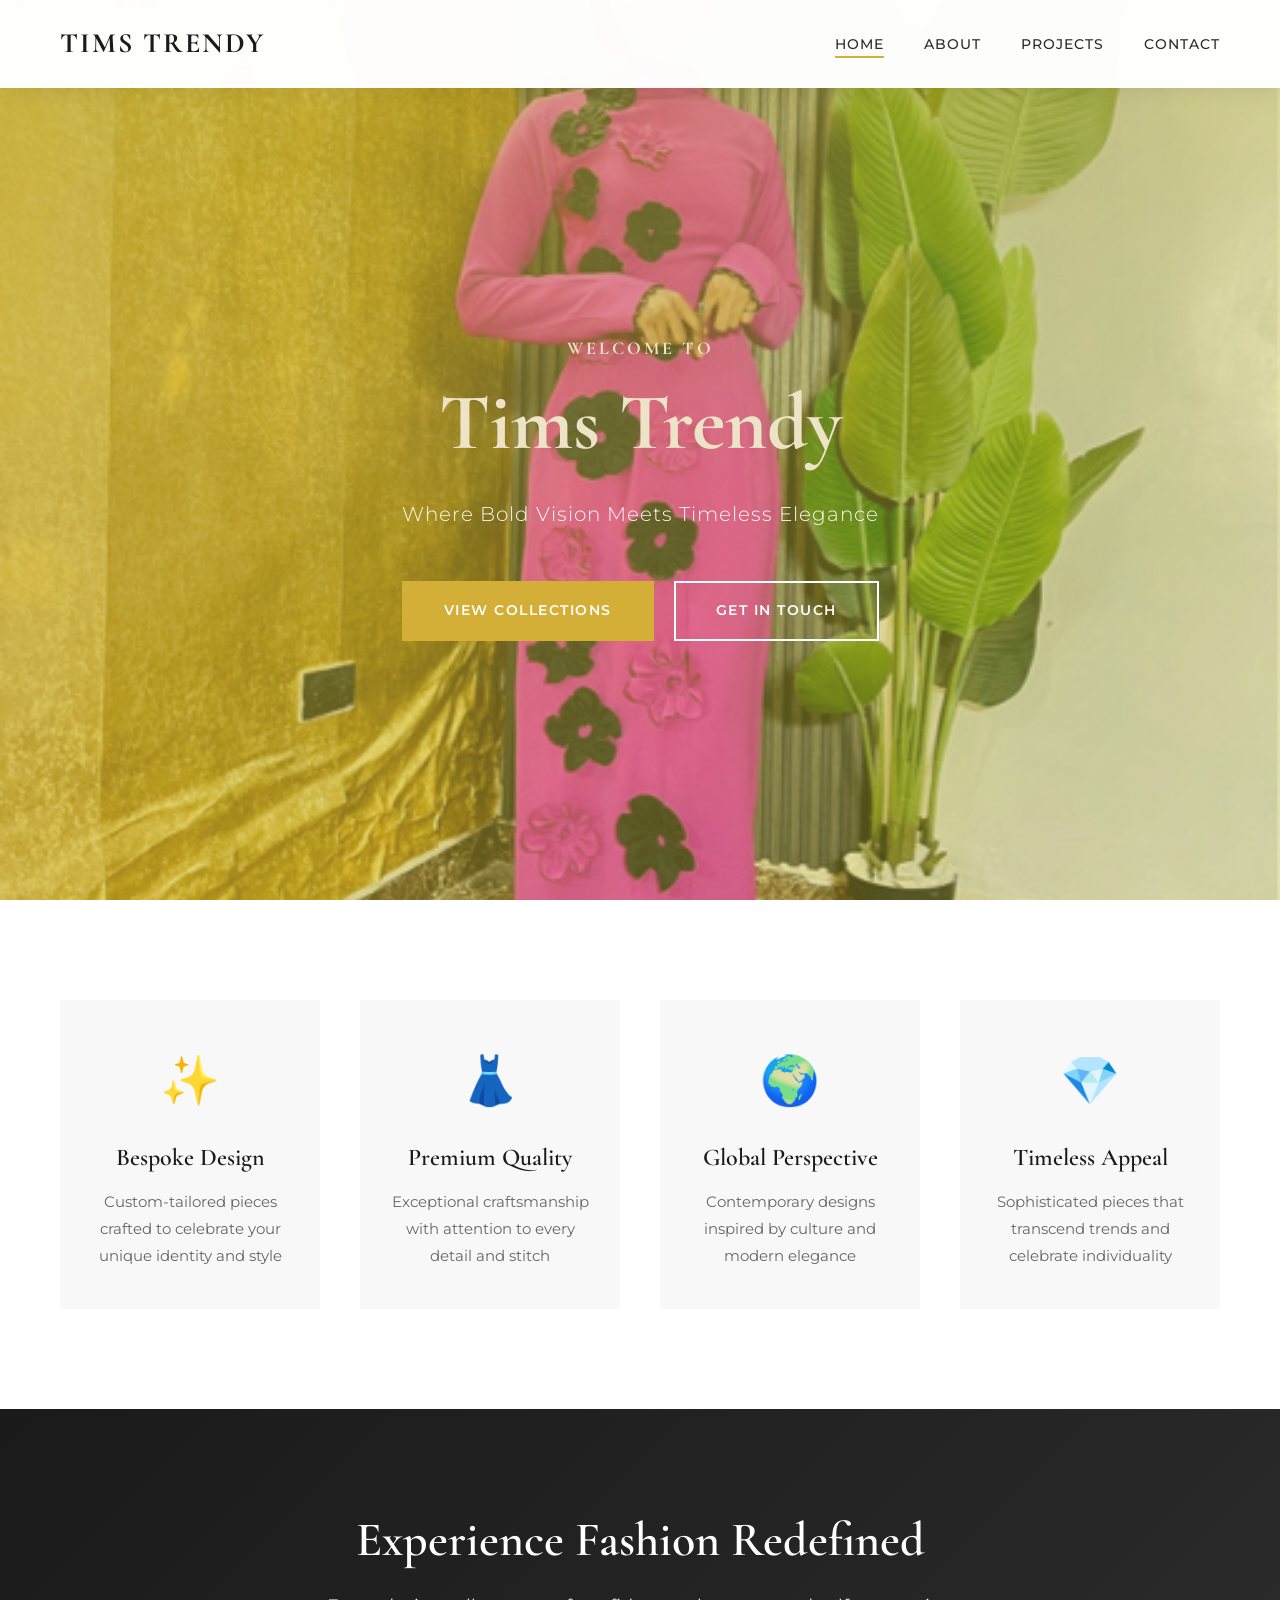
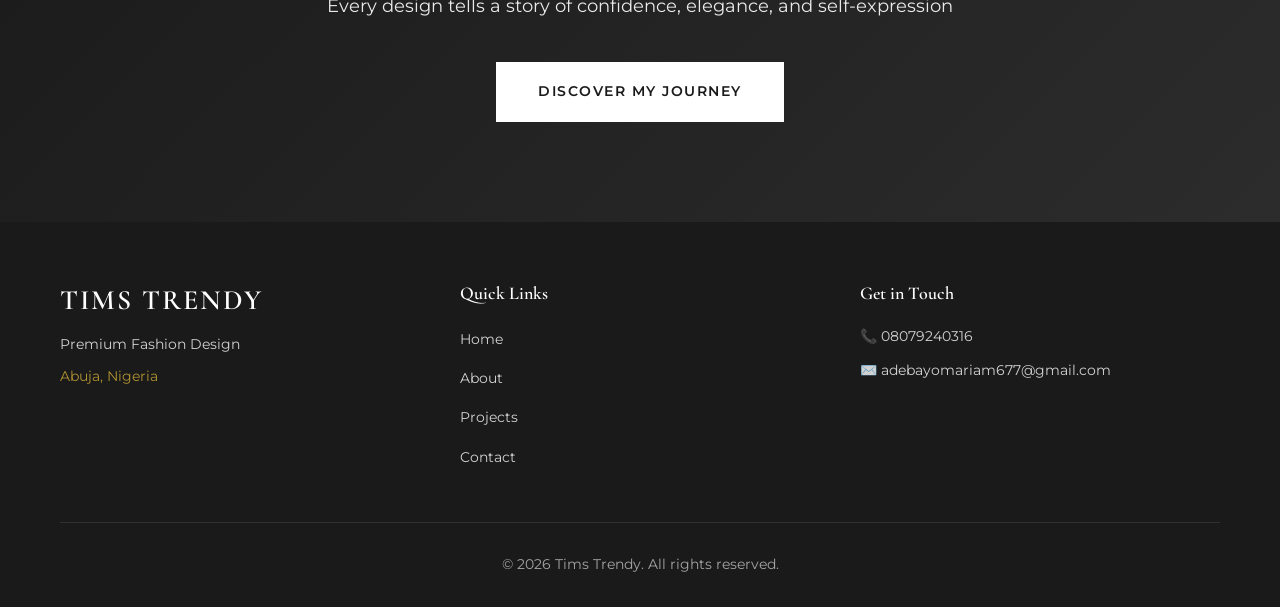
<file: index.html>
<!DOCTYPE html>
<html lang="en">
<head>
    <meta charset="UTF-8">
    <meta name="viewport" content="width=device-width, initial-scale=1.0">
    <title>Tims Trendy - Premium Fashion Design</title>
    <link rel="preconnect" href="https://fonts.googleapis.com">
    <link rel="preconnect" href="https://fonts.gstatic.com" crossorigin>
    <link href="https://fonts.googleapis.com/css2?family=Cormorant+Garamond:wght@300;400;500;600;700&family=Montserrat:wght@300;400;500;600;700&display=swap" rel="stylesheet">
    <link rel="stylesheet" href="styles.css">
</head>
<body>
    <!-- Navigation -->
    <nav class="navbar">
        <div class="container nav-container">
            <div class="logo">
                <a href="index.html">TIMS TRENDY</a>
            </div>
            <button class="menu-toggle" id="menuToggle">
                <span></span>
                <span></span>
                <span></span>
            </button>
            <ul class="nav-menu" id="navMenu">
                <li><a href="index.html" class="nav-link active">Home</a></li>
                <li><a href="about.html" class="nav-link">About</a></li>
                <li><a href="projects.html" class="nav-link">Projects</a></li>
                <li><a href="contact.html" class="nav-link">Contact</a></li>
            </ul>
        </div>
    </nav>

    <!-- Hero Section -->
    <section class="hero">
        <div class="hero-overlay"></div>
        <div class="hero-content">
            <div class="hero-text">
                <h1 class="hero-title">
                    <span class="hero-subtitle">Welcome to</span>
                    Tims Trendy
                </h1>
                <p class="hero-description">Where Bold Vision Meets Timeless Elegance</p>
                <div class="hero-buttons">
                    <a href="projects.html" class="btn btn-primary">View Collections</a>
                    <a href="contact.html" class="btn btn-secondary">Get in Touch</a>
                </div>
            </div>
        </div>
        <div class="hero-image">
            <img src="fashion website/IMG_7370.JPG" alt="Tims Trendy Fashion" id="heroImg">
        </div>
    </section>

    <!-- Features Section -->
    <section class="features">
        <div class="container">
            <div class="features-grid">
                <div class="feature-card">
                    <div class="feature-icon">✨</div>
                    <h3>Bespoke Design</h3>
                    <p>Custom-tailored pieces crafted to celebrate your unique identity and style</p>
                </div>
                <div class="feature-card">
                    <div class="feature-icon">👗</div>
                    <h3>Premium Quality</h3>
                    <p>Exceptional craftsmanship with attention to every detail and stitch</p>
                </div>
                <div class="feature-card">
                    <div class="feature-icon">🌍</div>
                    <h3>Global Perspective</h3>
                    <p>Contemporary designs inspired by culture and modern elegance</p>
                </div>
                <div class="feature-card">
                    <div class="feature-icon">💎</div>
                    <h3>Timeless Appeal</h3>
                    <p>Sophisticated pieces that transcend trends and celebrate individuality</p>
                </div>
            </div>
        </div>
    </section>

    <!-- CTA Section -->
    <section class="cta-section">
        <div class="container">
            <div class="cta-content">
                <h2>Experience Fashion Redefined</h2>
                <p>Every design tells a story of confidence, elegance, and self-expression</p>
                <a href="about.html" class="btn btn-light">Discover My Journey</a>
            </div>
        </div>
    </section>

    <!-- Footer -->
    <footer class="footer">
        <div class="container">
            <div class="footer-content">
                <div class="footer-brand">
                    <h3>TIMS TRENDY</h3>
                    <p>Premium Fashion Design</p>
                    <p class="footer-location">Abuja, Nigeria</p>
                </div>
                <div class="footer-links">
                    <h4>Quick Links</h4>
                    <ul>
                        <li><a href="index.html">Home</a></li>
                        <li><a href="about.html">About</a></li>
                        <li><a href="projects.html">Projects</a></li>
                        <li><a href="contact.html">Contact</a></li>
                    </ul>
                </div>
                <div class="footer-contact">
                    <h4>Get in Touch</h4>
                    <p>📞 08079240316</p>
                    <p>✉️ adebayomariam677@gmail.com</p>
                </div>
            </div>
            <div class="footer-bottom">
                <p>&copy; 2026 Tims Trendy. All rights reserved.</p>
            </div>
        </div>
    </footer>

    <script src="script.js"></script>
</body>
</html>
</file>
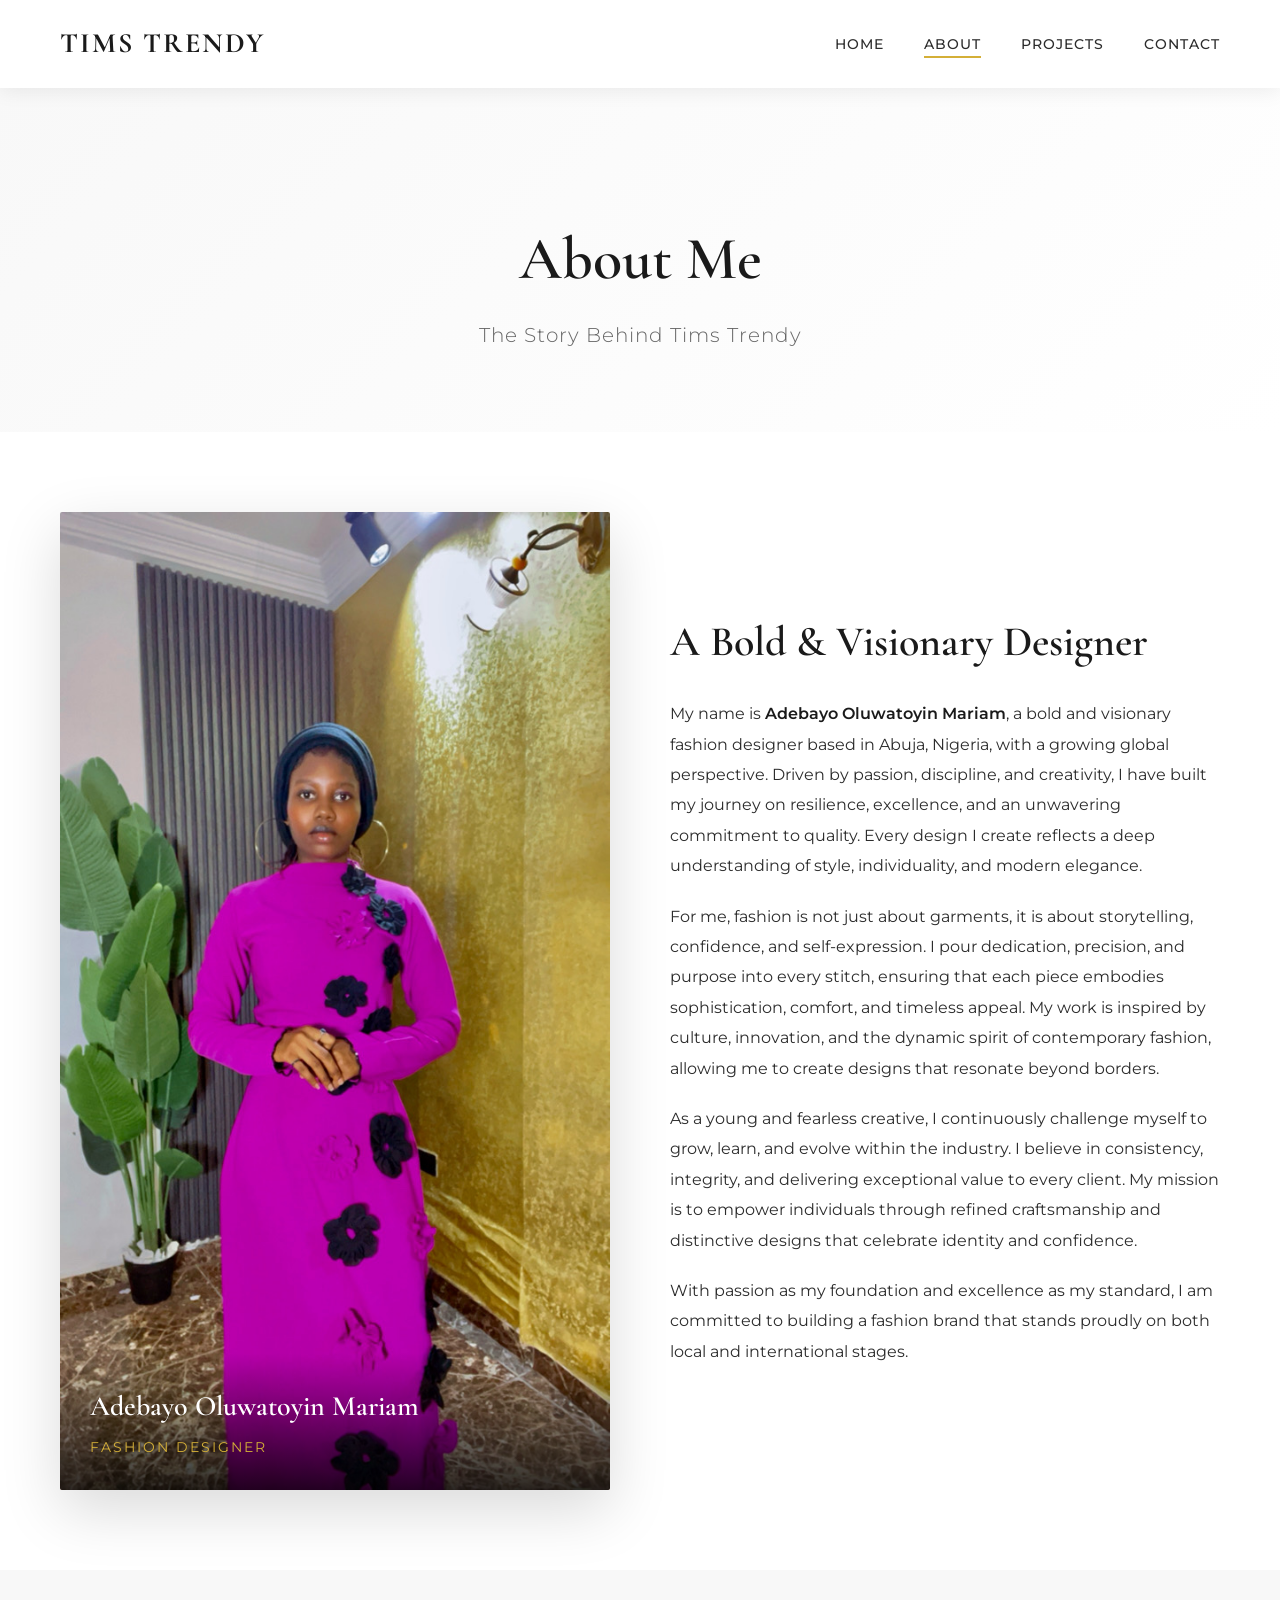
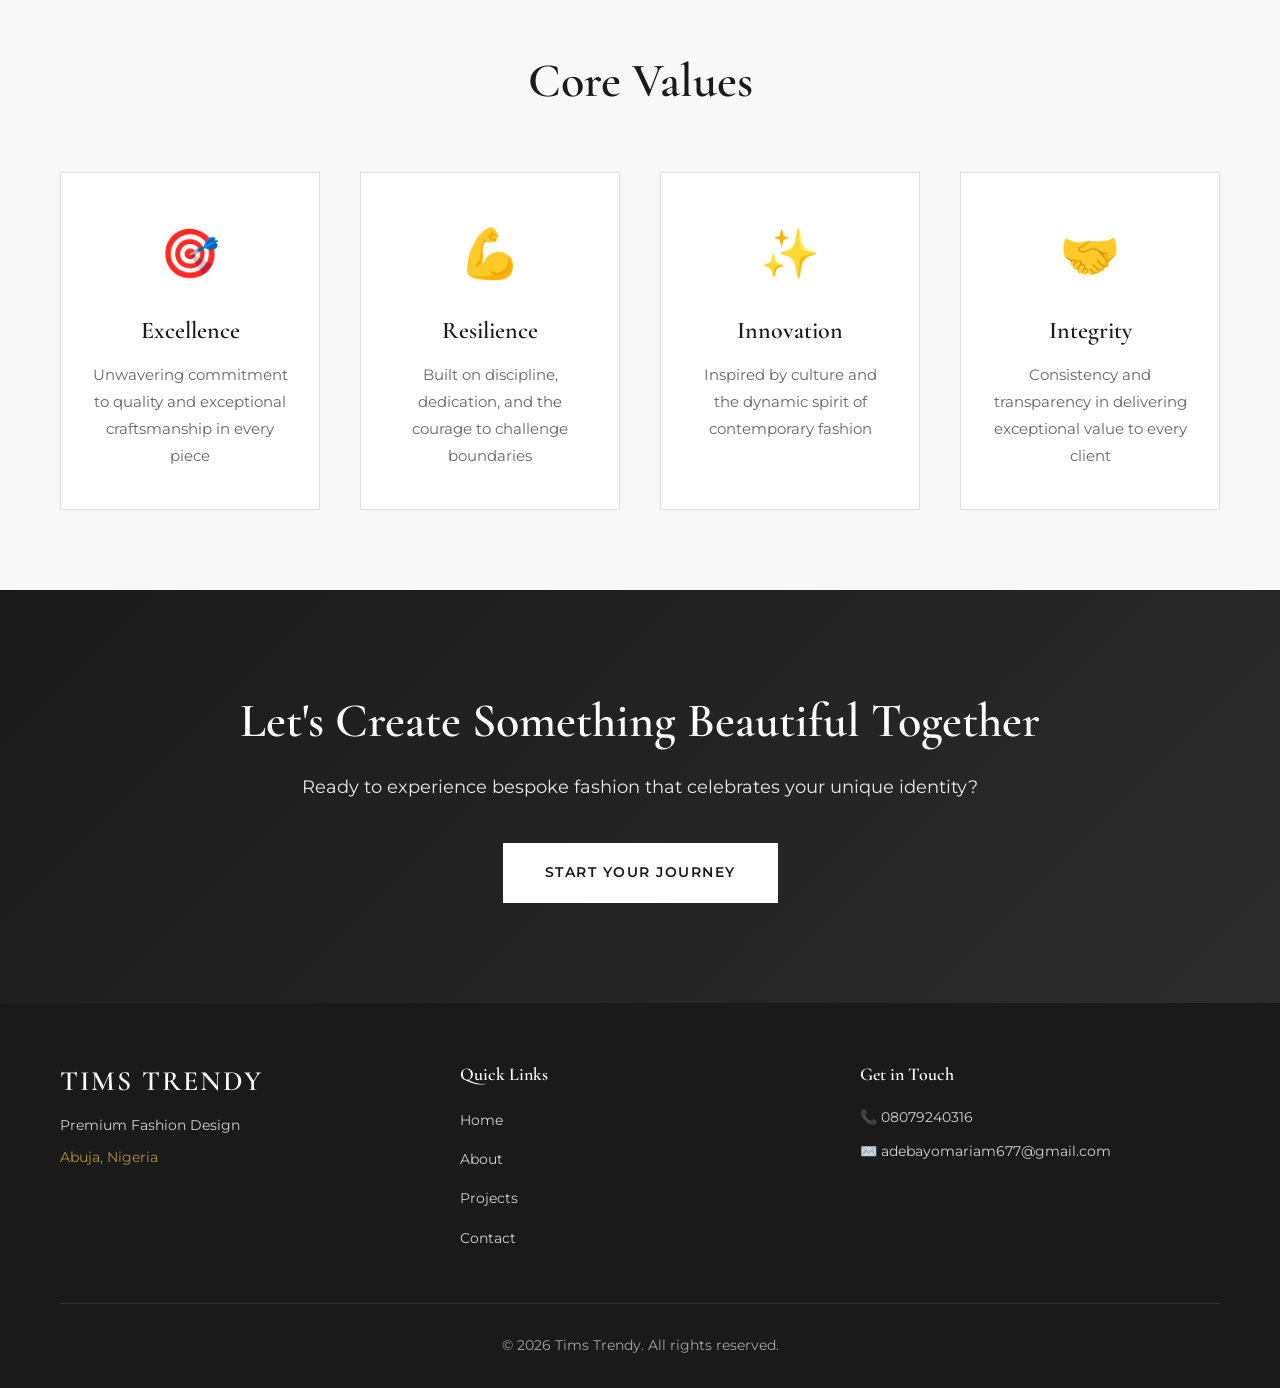
<file: about.html>
<!DOCTYPE html>
<html lang="en">
<head>
    <meta charset="UTF-8">
    <meta name="viewport" content="width=device-width, initial-scale=1.0">
    <title>About - Tims Trendy</title>
    <link rel="preconnect" href="https://fonts.googleapis.com">
    <link rel="preconnect" href="https://fonts.gstatic.com" crossorigin>
    <link href="https://fonts.googleapis.com/css2?family=Cormorant+Garamond:wght@300;400;500;600;700&family=Montserrat:wght@300;400;500;600;700&display=swap" rel="stylesheet">
    <link rel="stylesheet" href="styles.css">
</head>
<body>
    <!-- Navigation -->
    <nav class="navbar">
        <div class="container nav-container">
            <div class="logo">
                <a href="index.html">TIMS TRENDY</a>
            </div>
            <button class="menu-toggle" id="menuToggle">
                <span></span>
                <span></span>
                <span></span>
            </button>
            <ul class="nav-menu" id="navMenu">
                <li><a href="index.html" class="nav-link">Home</a></li>
                <li><a href="about.html" class="nav-link active">About</a></li>
                <li><a href="projects.html" class="nav-link">Projects</a></li>
                <li><a href="contact.html" class="nav-link">Contact</a></li>
            </ul>
        </div>
    </nav>

    <!-- Page Header -->
    <section class="page-header">
        <div class="container">
            <h1 class="page-title">About Me</h1>
            <p class="page-subtitle">The Story Behind Tims Trendy</p>
        </div>
    </section>

    <!-- About Content -->
    <section class="about-content">
        <div class="container">
            <div class="about-grid">
                <div class="about-image">
                    <img src="fashion website/IMG_7368.JPG" alt="Adebayo Oluwatoyin Mariam">
                    <div class="about-image-overlay">
                        <p class="designer-name">Adebayo Oluwatoyin Mariam</p>
                        <p class="designer-title">Fashion Designer</p>
                    </div>
                </div>
                <div class="about-text">
                    <h2 class="about-heading">A Bold & Visionary Designer</h2>
                    <div class="about-story">
                        <p>My name is <strong>Adebayo Oluwatoyin Mariam</strong>, a bold and visionary fashion designer based in Abuja, Nigeria, with a growing global perspective. Driven by passion, discipline, and creativity, I have built my journey on resilience, excellence, and an unwavering commitment to quality. Every design I create reflects a deep understanding of style, individuality, and modern elegance.</p>
                        
                        <p>For me, fashion is not just about garments, it is about storytelling, confidence, and self-expression. I pour dedication, precision, and purpose into every stitch, ensuring that each piece embodies sophistication, comfort, and timeless appeal. My work is inspired by culture, innovation, and the dynamic spirit of contemporary fashion, allowing me to create designs that resonate beyond borders.</p>
                        
                        <p>As a young and fearless creative, I continuously challenge myself to grow, learn, and evolve within the industry. I believe in consistency, integrity, and delivering exceptional value to every client. My mission is to empower individuals through refined craftsmanship and distinctive designs that celebrate identity and confidence.</p>
                        
                        <p>With passion as my foundation and excellence as my standard, I am committed to building a fashion brand that stands proudly on both local and international stages.</p>
                    </div>
                </div>
            </div>
        </div>
    </section>

    <!-- Values Section -->
    <section class="values-section">
        <div class="container">
            <h2 class="section-title">Core Values</h2>
            <div class="values-grid">
                <div class="value-card">
                    <div class="value-icon">🎯</div>
                    <h3>Excellence</h3>
                    <p>Unwavering commitment to quality and exceptional craftsmanship in every piece</p>
                </div>
                <div class="value-card">
                    <div class="value-icon">💪</div>
                    <h3>Resilience</h3>
                    <p>Built on discipline, dedication, and the courage to challenge boundaries</p>
                </div>
                <div class="value-card">
                    <div class="value-icon">✨</div>
                    <h3>Innovation</h3>
                    <p>Inspired by culture and the dynamic spirit of contemporary fashion</p>
                </div>
                <div class="value-card">
                    <div class="value-icon">🤝</div>
                    <h3>Integrity</h3>
                    <p>Consistency and transparency in delivering exceptional value to every client</p>
                </div>
            </div>
        </div>
    </section>

    <!-- CTA Section -->
    <section class="cta-section">
        <div class="container">
            <div class="cta-content">
                <h2>Let's Create Something Beautiful Together</h2>
                <p>Ready to experience bespoke fashion that celebrates your unique identity?</p>
                <a href="contact.html" class="btn btn-light">Start Your Journey</a>
            </div>
        </div>
    </section>

    <!-- Footer -->
    <footer class="footer">
        <div class="container">
            <div class="footer-content">
                <div class="footer-brand">
                    <h3>TIMS TRENDY</h3>
                    <p>Premium Fashion Design</p>
                    <p class="footer-location">Abuja, Nigeria</p>
                </div>
                <div class="footer-links">
                    <h4>Quick Links</h4>
                    <ul>
                        <li><a href="index.html">Home</a></li>
                        <li><a href="about.html">About</a></li>
                        <li><a href="projects.html">Projects</a></li>
                        <li><a href="contact.html">Contact</a></li>
                    </ul>
                </div>
                <div class="footer-contact">
                    <h4>Get in Touch</h4>
                    <p>📞 08079240316</p>
                    <p>✉️ adebayomariam677@gmail.com</p>
                </div>
            </div>
            <div class="footer-bottom">
                <p>&copy; 2026 Tims Trendy. All rights reserved.</p>
            </div>
        </div>
    </footer>

    <script src="script.js"></script>
</body>
</html>
</file>
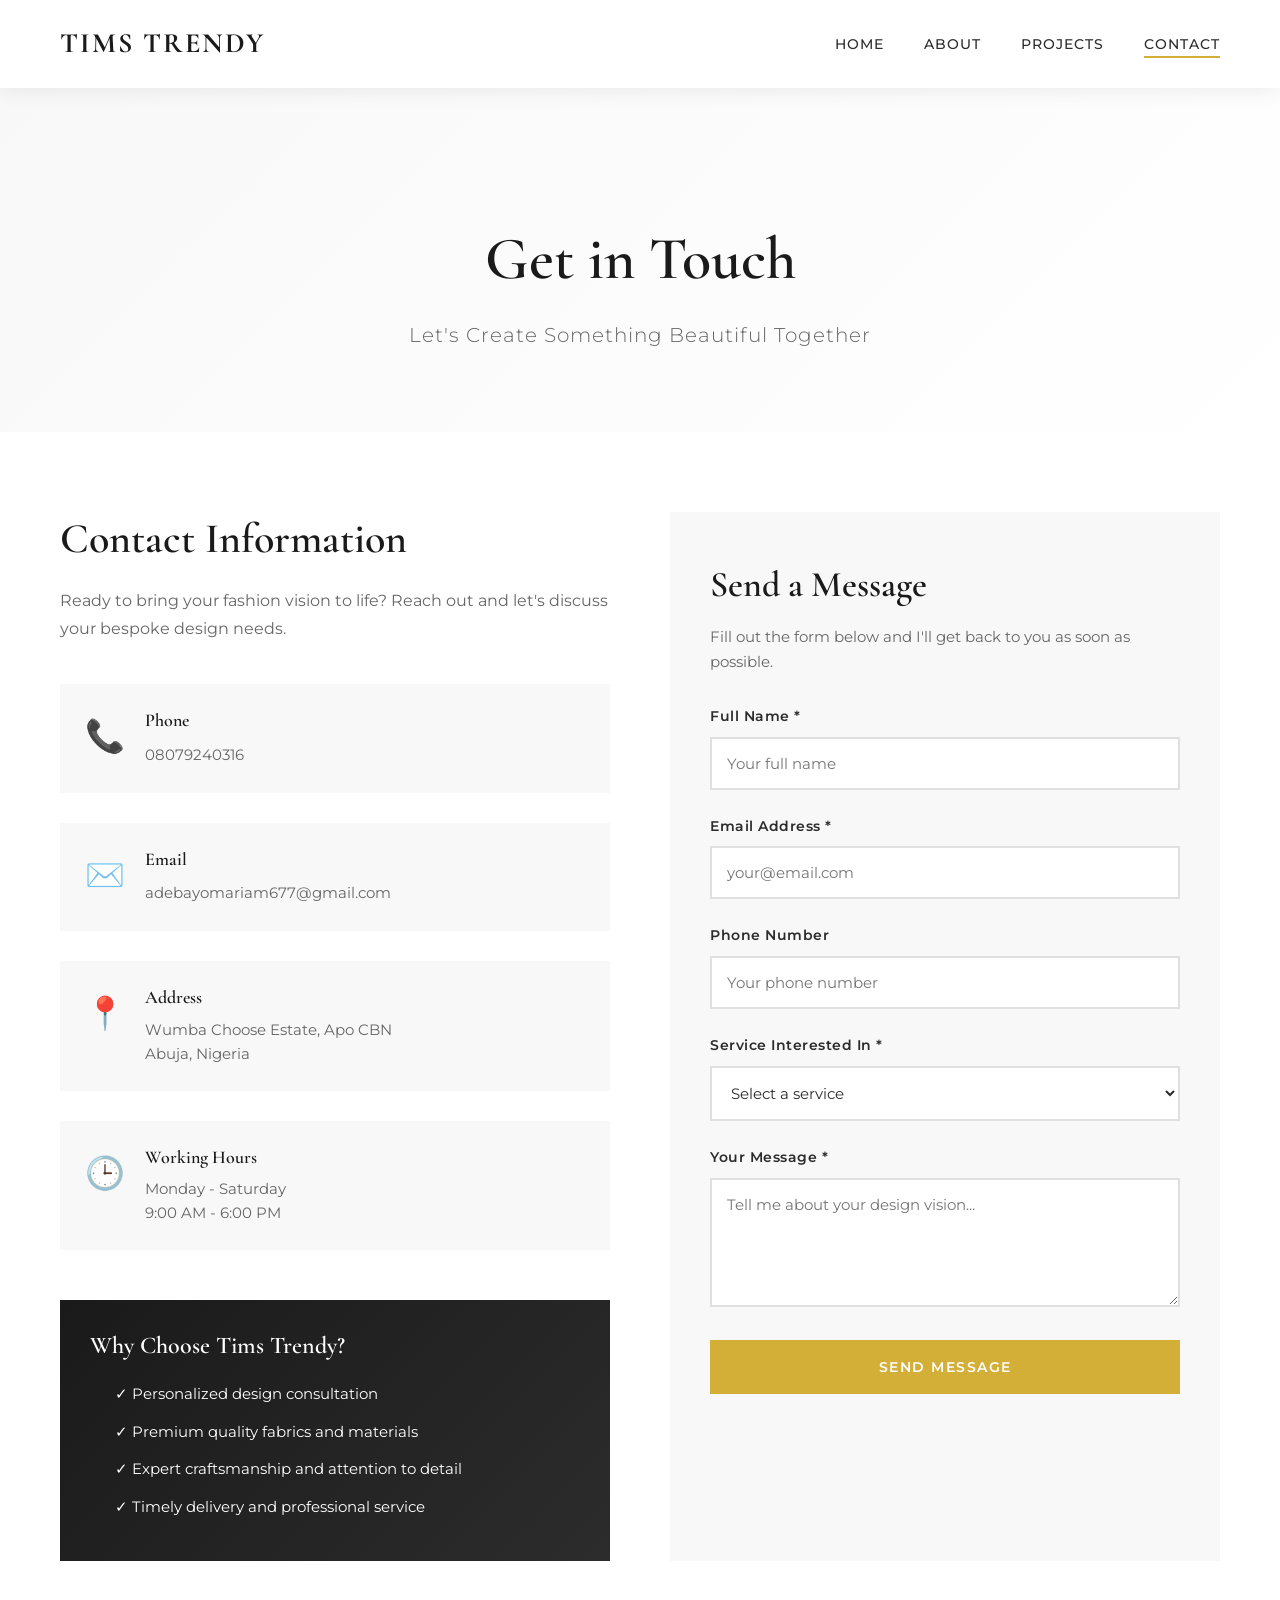
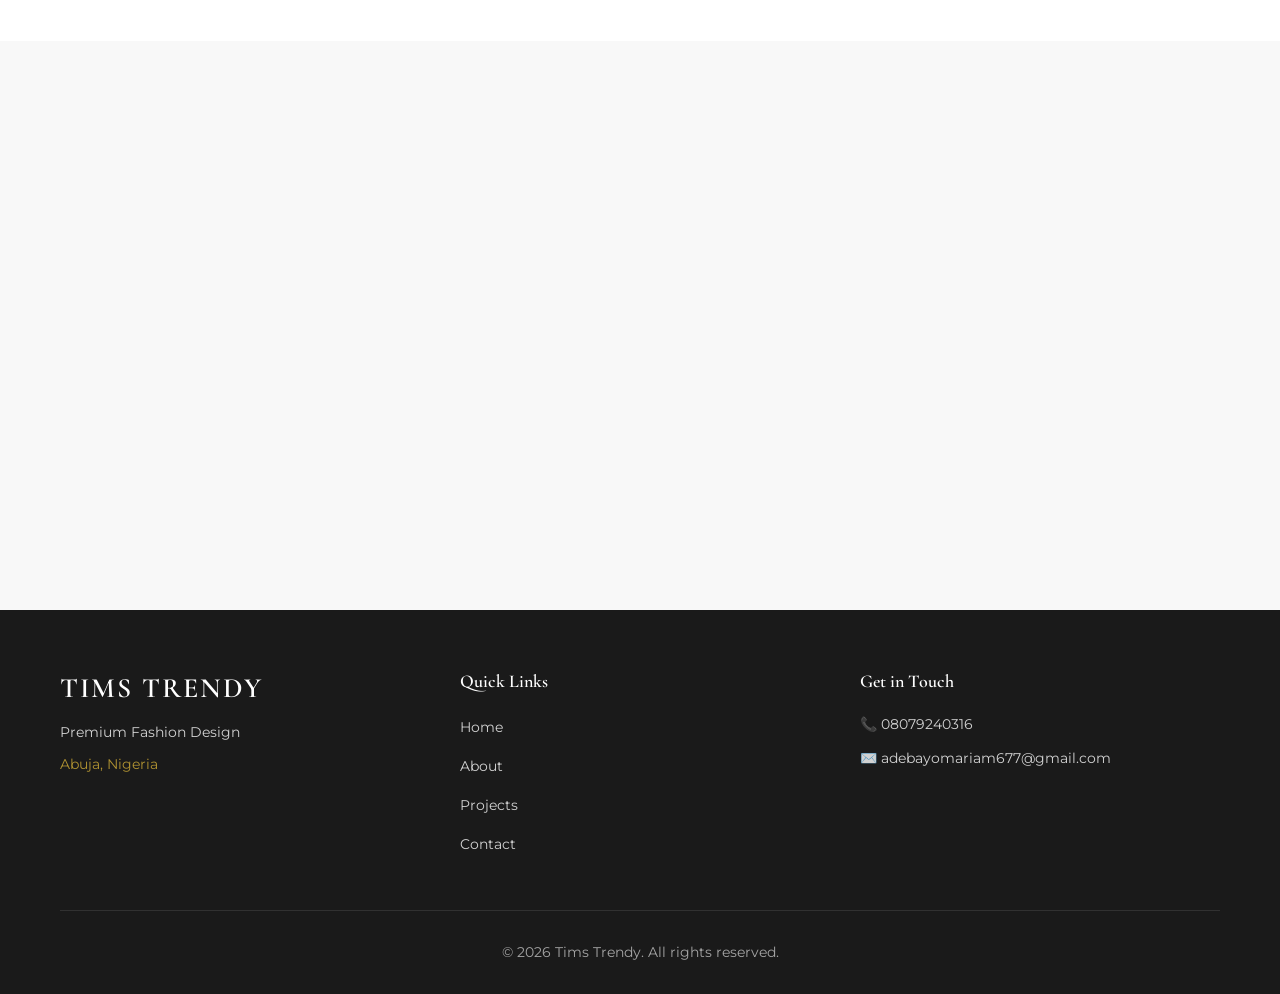
<file: contact.html>
<!DOCTYPE html>
<html lang="en">
<head>
    <meta charset="UTF-8">
    <meta name="viewport" content="width=device-width, initial-scale=1.0">
    <title>Contact - Tims Trendy</title>
    <link rel="preconnect" href="https://fonts.googleapis.com">
    <link rel="preconnect" href="https://fonts.gstatic.com" crossorigin>
    <link href="https://fonts.googleapis.com/css2?family=Cormorant+Garamond:wght@300;400;500;600;700&family=Montserrat:wght@300;400;500;600;700&display=swap" rel="stylesheet">
    <link rel="stylesheet" href="styles.css">
</head>
<body>
    <!-- Navigation -->
    <nav class="navbar">
        <div class="container nav-container">
            <div class="logo">
                <a href="index.html">TIMS TRENDY</a>
            </div>
            <button class="menu-toggle" id="menuToggle">
                <span></span>
                <span></span>
                <span></span>
            </button>
            <ul class="nav-menu" id="navMenu">
                <li><a href="index.html" class="nav-link">Home</a></li>
                <li><a href="about.html" class="nav-link">About</a></li>
                <li><a href="projects.html" class="nav-link">Projects</a></li>
                <li><a href="contact.html" class="nav-link active">Contact</a></li>
            </ul>
        </div>
    </nav>

    <!-- Page Header -->
    <section class="page-header">
        <div class="container">
            <h1 class="page-title">Get in Touch</h1>
            <p class="page-subtitle">Let's Create Something Beautiful Together</p>
        </div>
    </section>

    <!-- Contact Section -->
    <section class="contact-section">
        <div class="container">
            <div class="contact-grid">
                <!-- Contact Information -->
                <div class="contact-info">
                    <h2>Contact Information</h2>
                    <p class="contact-intro">Ready to bring your fashion vision to life? Reach out and let's discuss your bespoke design needs.</p>
                    
                    <div class="contact-details">
                        <div class="contact-item">
                            <div class="contact-icon">📞</div>
                            <div class="contact-text">
                                <h3>Phone</h3>
                                <a href="tel:08079240316">08079240316</a>
                            </div>
                        </div>

                        <div class="contact-item">
                            <div class="contact-icon">✉️</div>
                            <div class="contact-text">
                                <h3>Email</h3>
                                <a href="mailto:adebayomariam677@gmail.com">adebayomariam677@gmail.com</a>
                            </div>
                        </div>

                        <div class="contact-item">
                            <div class="contact-icon">📍</div>
                            <div class="contact-text">
                                <h3>Address</h3>
                                <p>Wumba Choose Estate, Apo CBN<br>Abuja, Nigeria</p>
                            </div>
                        </div>

                        <div class="contact-item">
                            <div class="contact-icon">🕒</div>
                            <div class="contact-text">
                                <h3>Working Hours</h3>
                                <p>Monday - Saturday<br>9:00 AM - 6:00 PM</p>
                            </div>
                        </div>
                    </div>

                    <div class="contact-cta">
                        <h3>Why Choose Tims Trendy?</h3>
                        <ul class="contact-benefits">
                            <li>✓ Personalized design consultation</li>
                            <li>✓ Premium quality fabrics and materials</li>
                            <li>✓ Expert craftsmanship and attention to detail</li>
                            <li>✓ Timely delivery and professional service</li>
                        </ul>
                    </div>
                </div>

                <!-- Contact Form -->
                <div class="contact-form-container">
                    <form class="contact-form" id="contactForm">
                        <h2>Send a Message</h2>
                        <p class="form-intro">Fill out the form below and I'll get back to you as soon as possible.</p>

                        <div class="form-group">
                            <label for="name">Full Name *</label>
                            <input type="text" id="name" name="name" required placeholder="Your full name">
                        </div>

                        <div class="form-group">
                            <label for="email">Email Address *</label>
                            <input type="email" id="email" name="email" required placeholder="your@email.com">
                        </div>

                        <div class="form-group">
                            <label for="phone">Phone Number</label>
                            <input type="tel" id="phone" name="phone" placeholder="Your phone number">
                        </div>

                        <div class="form-group">
                            <label for="service">Service Interested In *</label>
                            <select id="service" name="service" required>
                                <option value="">Select a service</option>
                                <option value="bespoke">Bespoke Design</option>
                                <option value="bridal">Bridal Couture</option>
                                <option value="casual">Casual Wear</option>
                                <option value="traditional">Traditional Fusion</option>
                                <option value="consultation">Design Consultation</option>
                                <option value="other">Other</option>
                            </select>
                        </div>

                        <div class="form-group">
                            <label for="message">Your Message *</label>
                            <textarea id="message" name="message" rows="5" required placeholder="Tell me about your design vision..."></textarea>
                        </div>

                        <button type="submit" class="btn btn-primary btn-full">Send Message</button>
                    </form>

                    <div class="form-success" id="formSuccess" style="display: none;">
                        <div class="success-icon">✓</div>
                        <h3>Message Sent Successfully!</h3>
                        <p>Thank you for reaching out. I'll get back to you within 24 hours.</p>
                    </div>
                </div>
            </div>
        </div>
    </section>

    <!-- Map Section (Placeholder) -->
    <section class="map-section">
    <div class="container">
        <div class="map-container">
            <iframe 
                src="https://www.google.com/maps?q=Wumba+Choose+Estate+Apo+CBN+Abuja&output=embed"
                width="100%" 
                height="400" 
                style="border:0;" 
                allowfullscreen="" 
                loading="lazy">
            </iframe>
        </div>
    </div>
</section>

    <!-- Footer -->
    <footer class="footer">
        <div class="container">
            <div class="footer-content">
                <div class="footer-brand">
                    <h3>TIMS TRENDY</h3>
                    <p>Premium Fashion Design</p>
                    <p class="footer-location">Abuja, Nigeria</p>
                </div>
                <div class="footer-links">
                    <h4>Quick Links</h4>
                    <ul>
                        <li><a href="index.html">Home</a></li>
                        <li><a href="about.html">About</a></li>
                        <li><a href="projects.html">Projects</a></li>
                        <li><a href="contact.html">Contact</a></li>
                    </ul>
                </div>
                <div class="footer-contact">
                    <h4>Get in Touch</h4>
                    <p>📞 08079240316</p>
                    <p>✉️ adebayomariam677@gmail.com</p>
                </div>
            </div>
            <div class="footer-bottom">
                <p>&copy; 2026 Tims Trendy. All rights reserved.</p>
            </div>
        </div>
    </footer>

    <script src="script.js"></script>
</body>
</html>
</file>
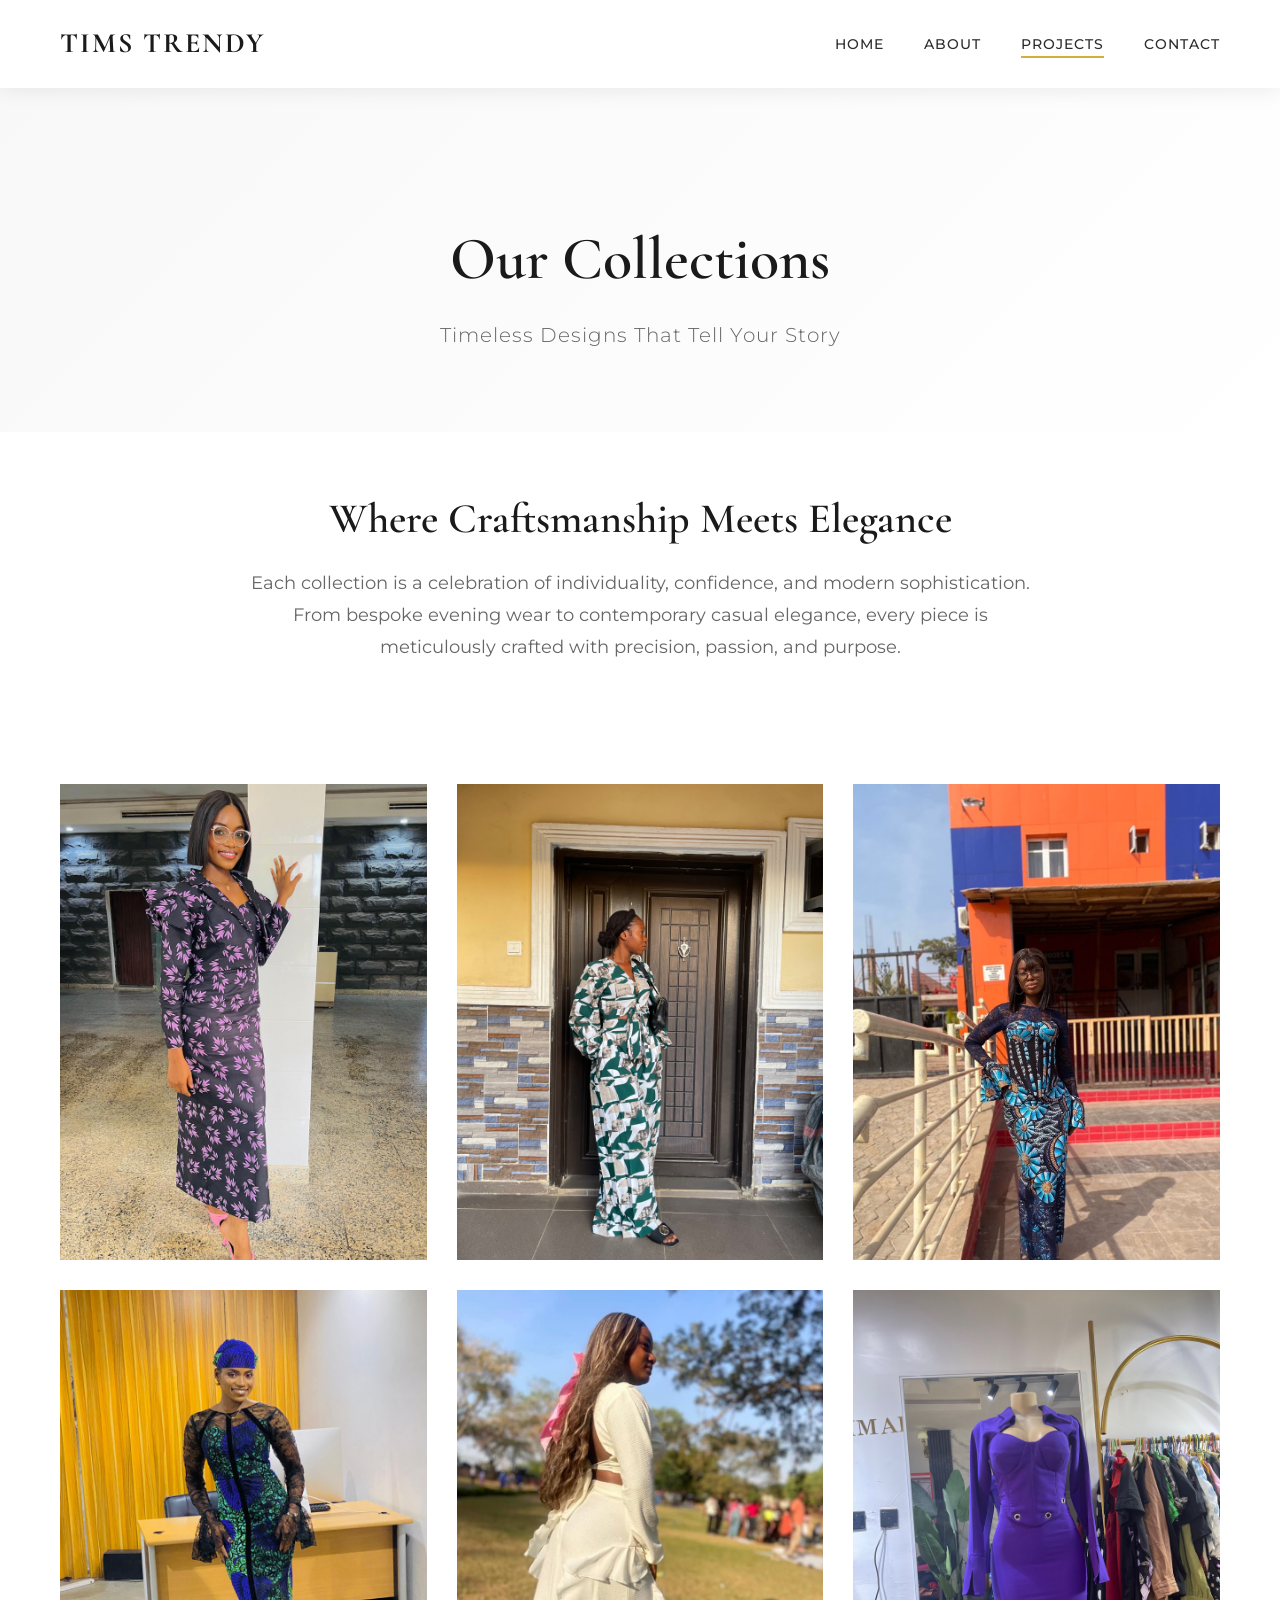
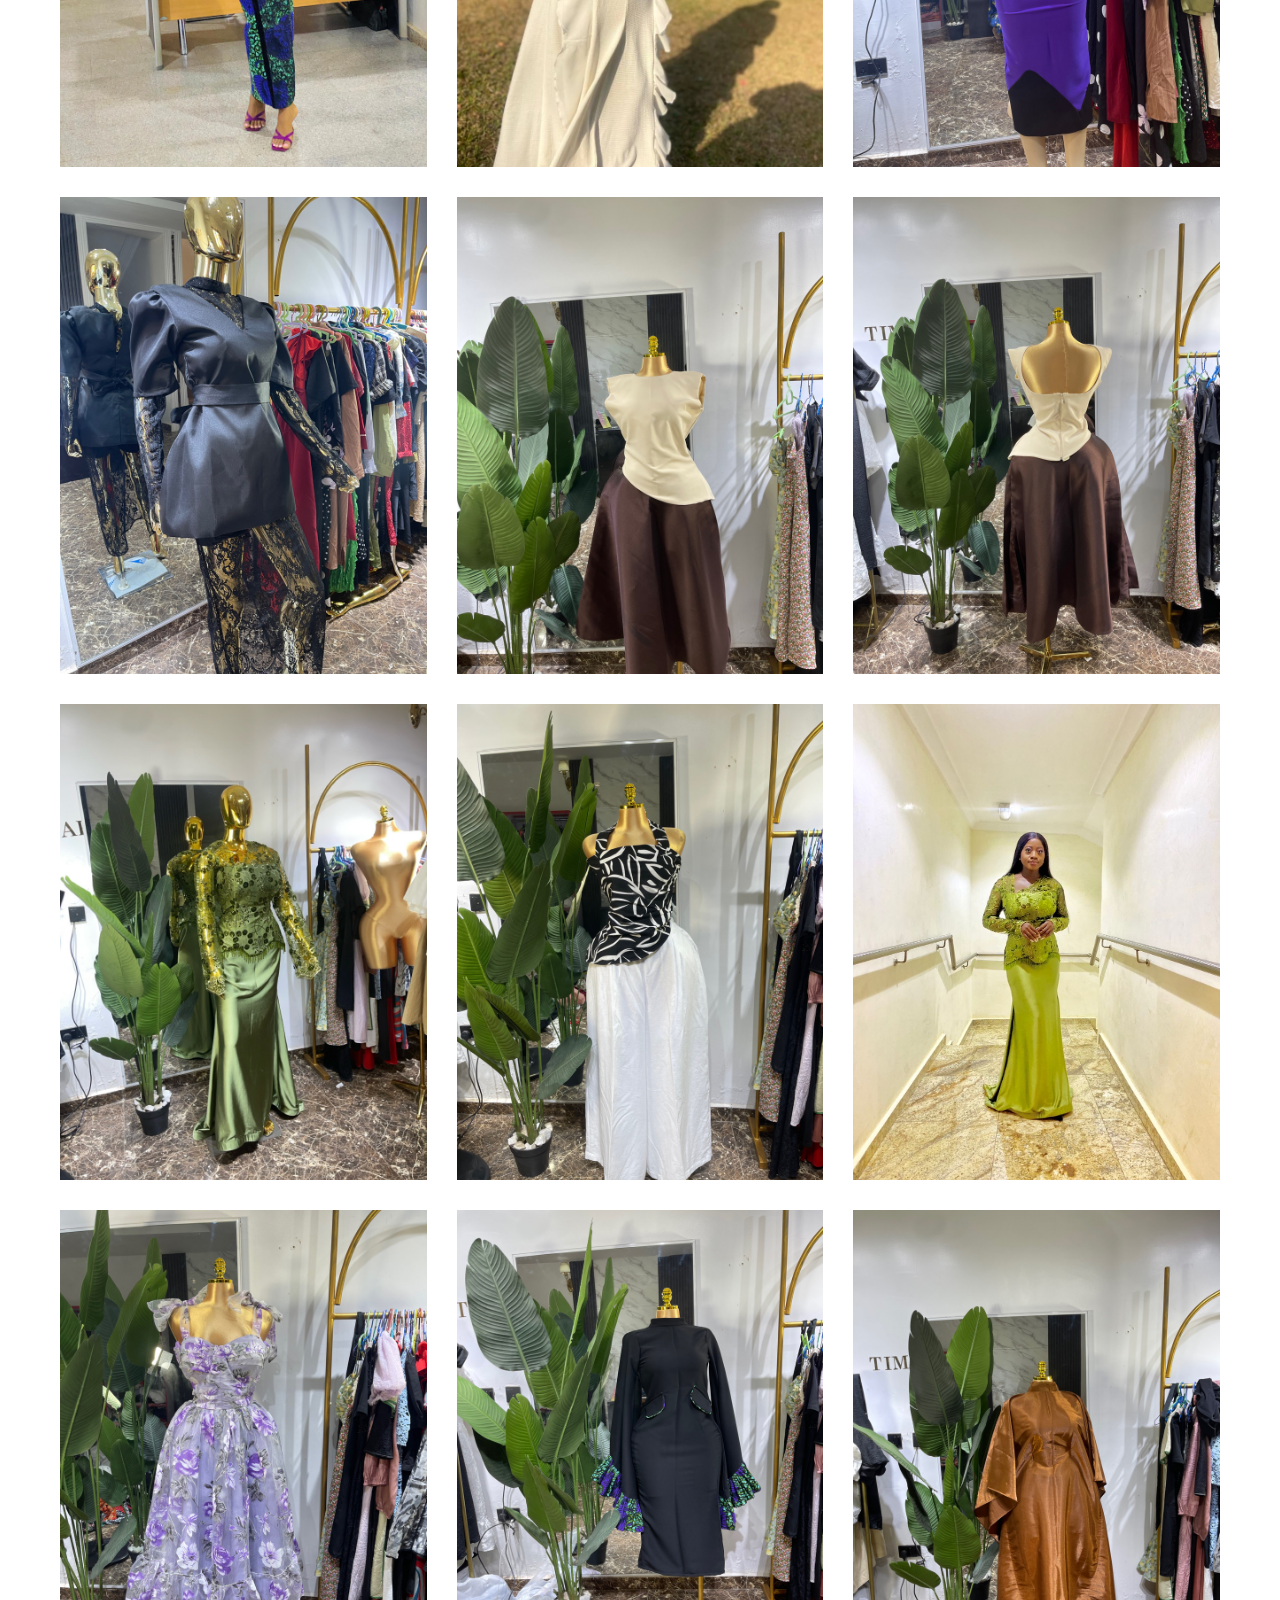
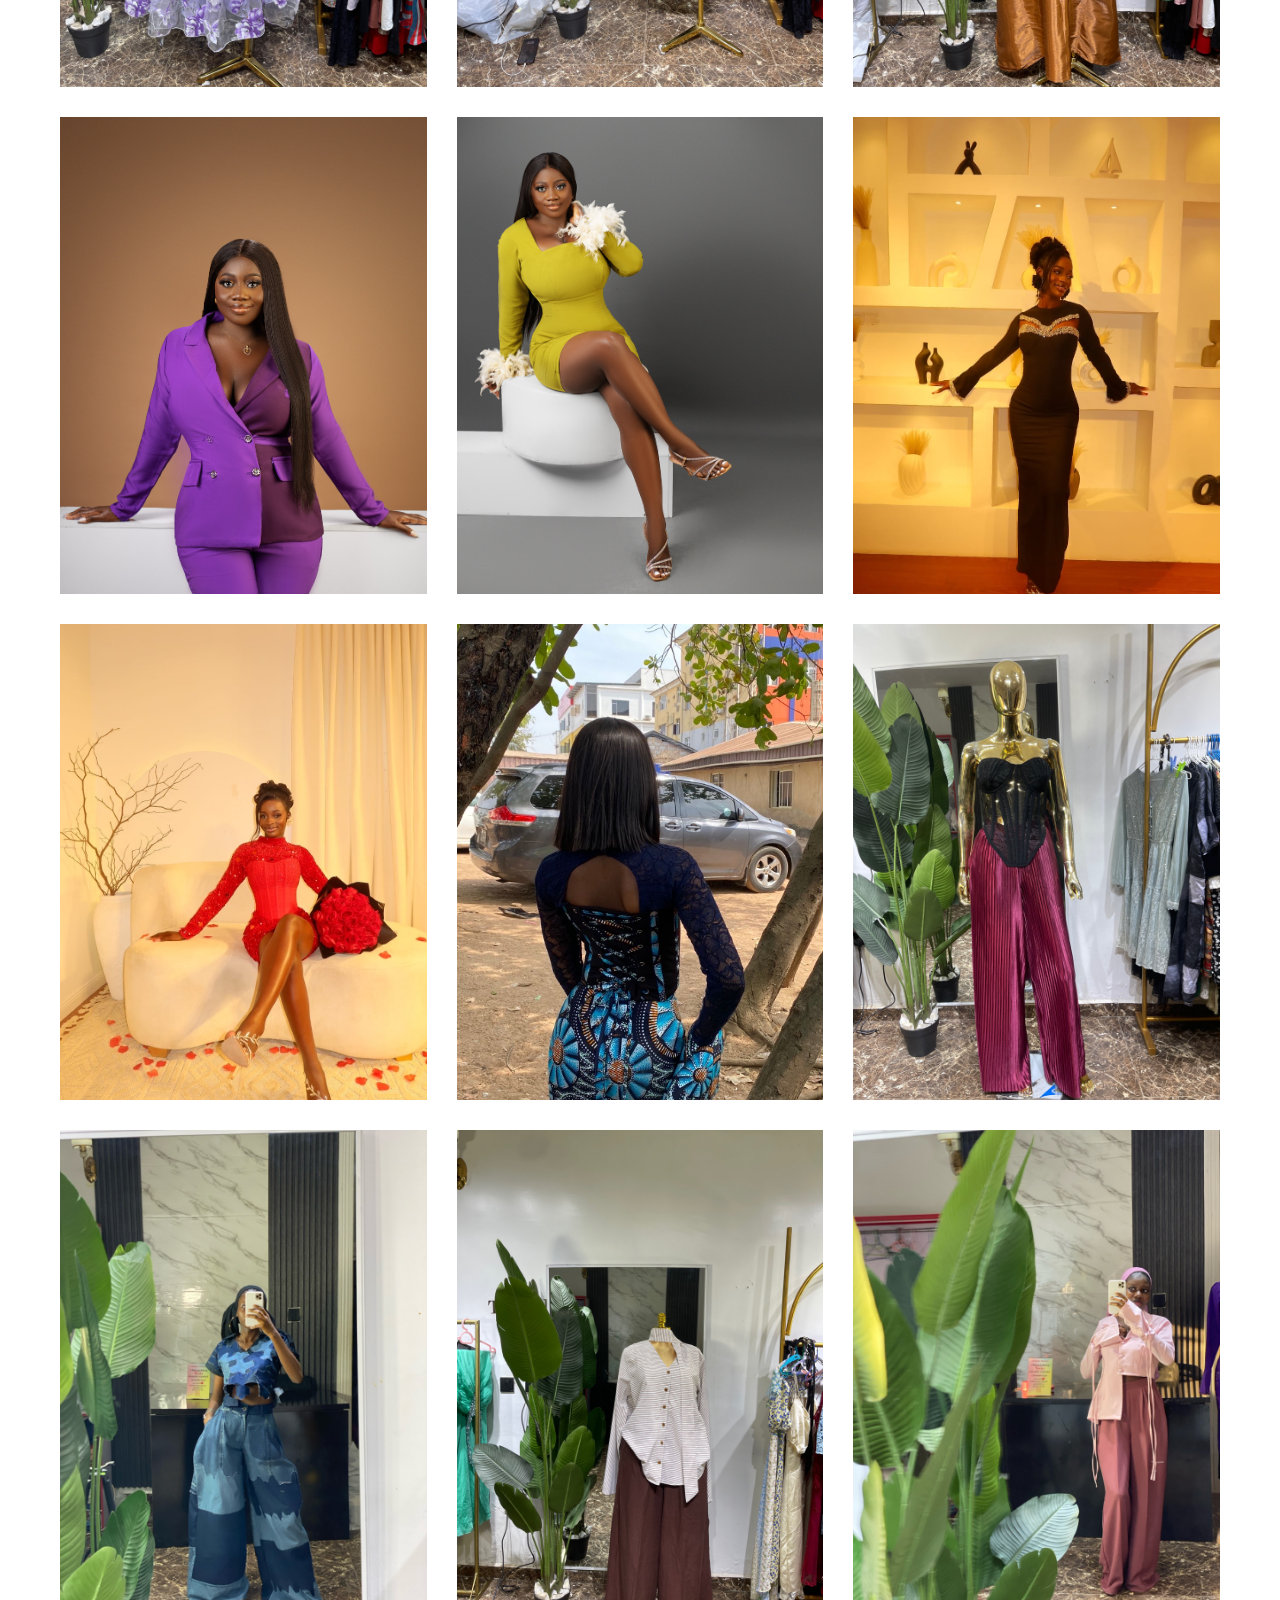
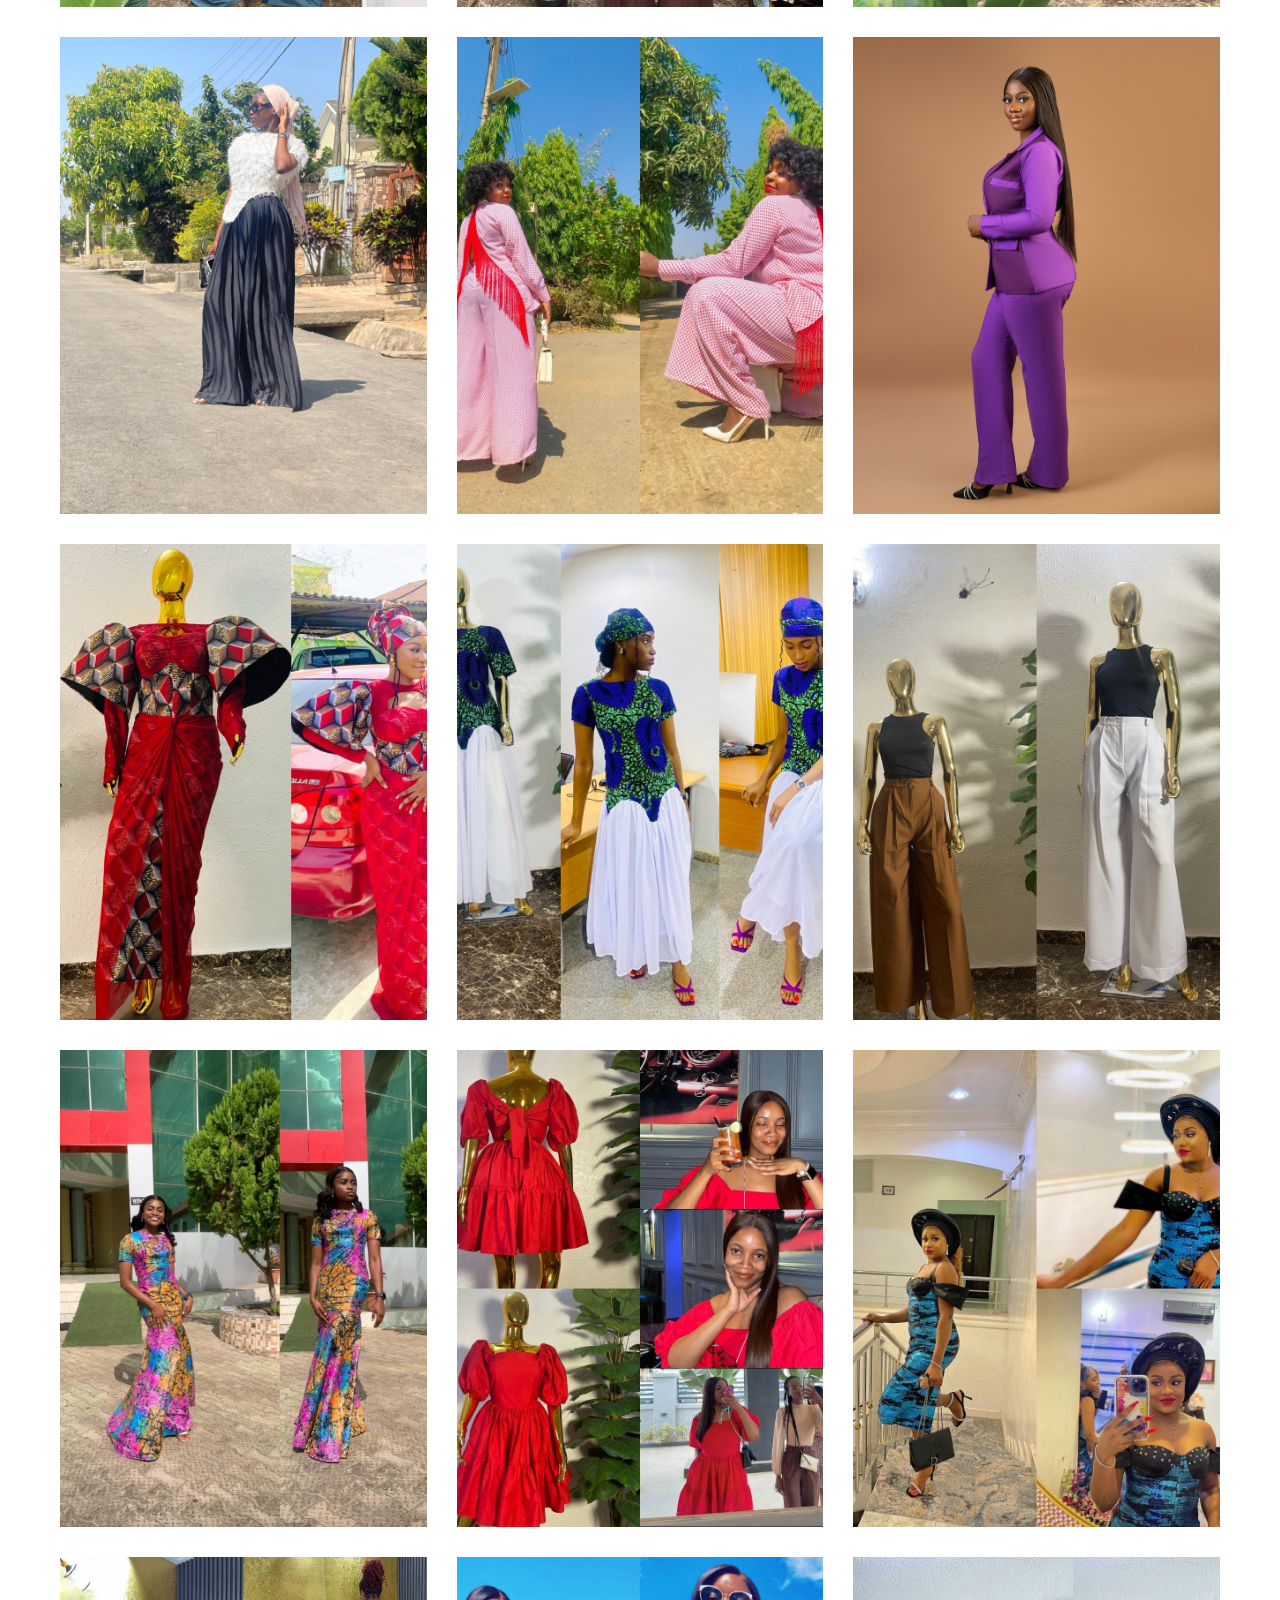
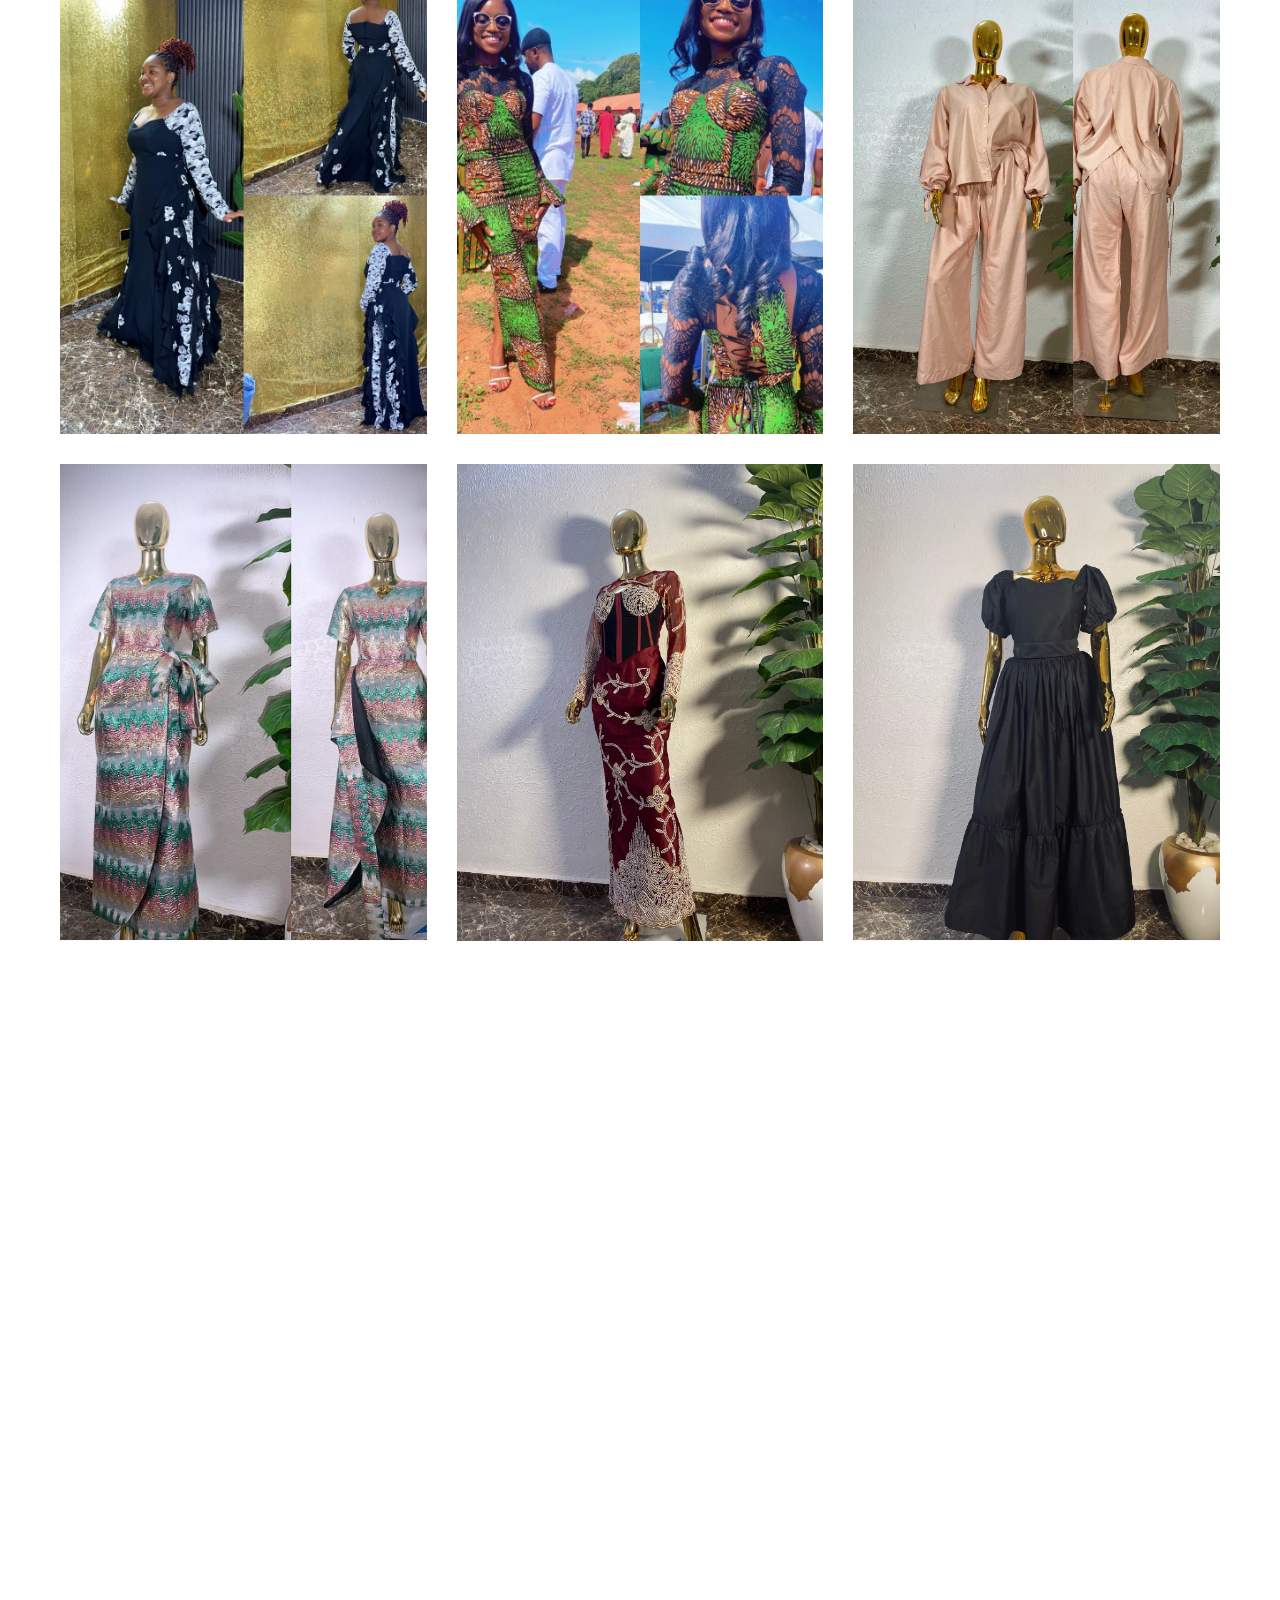
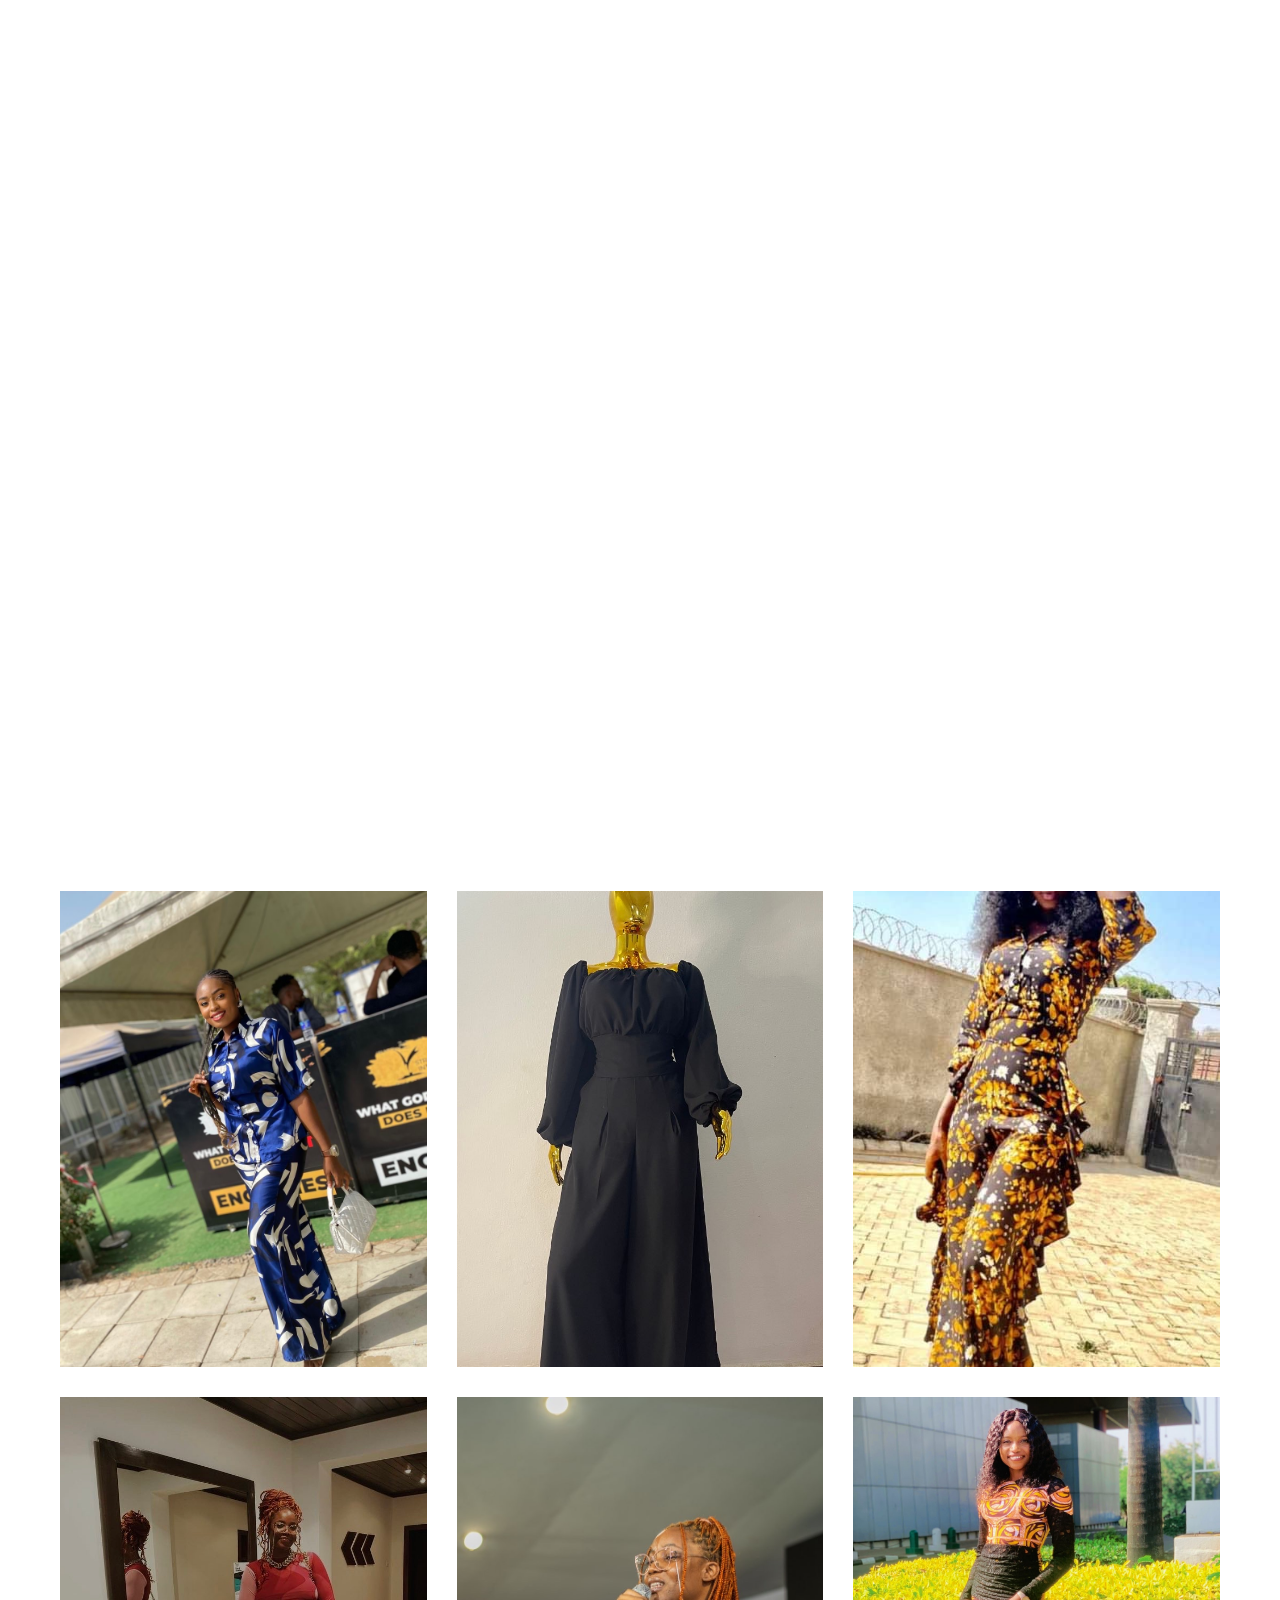
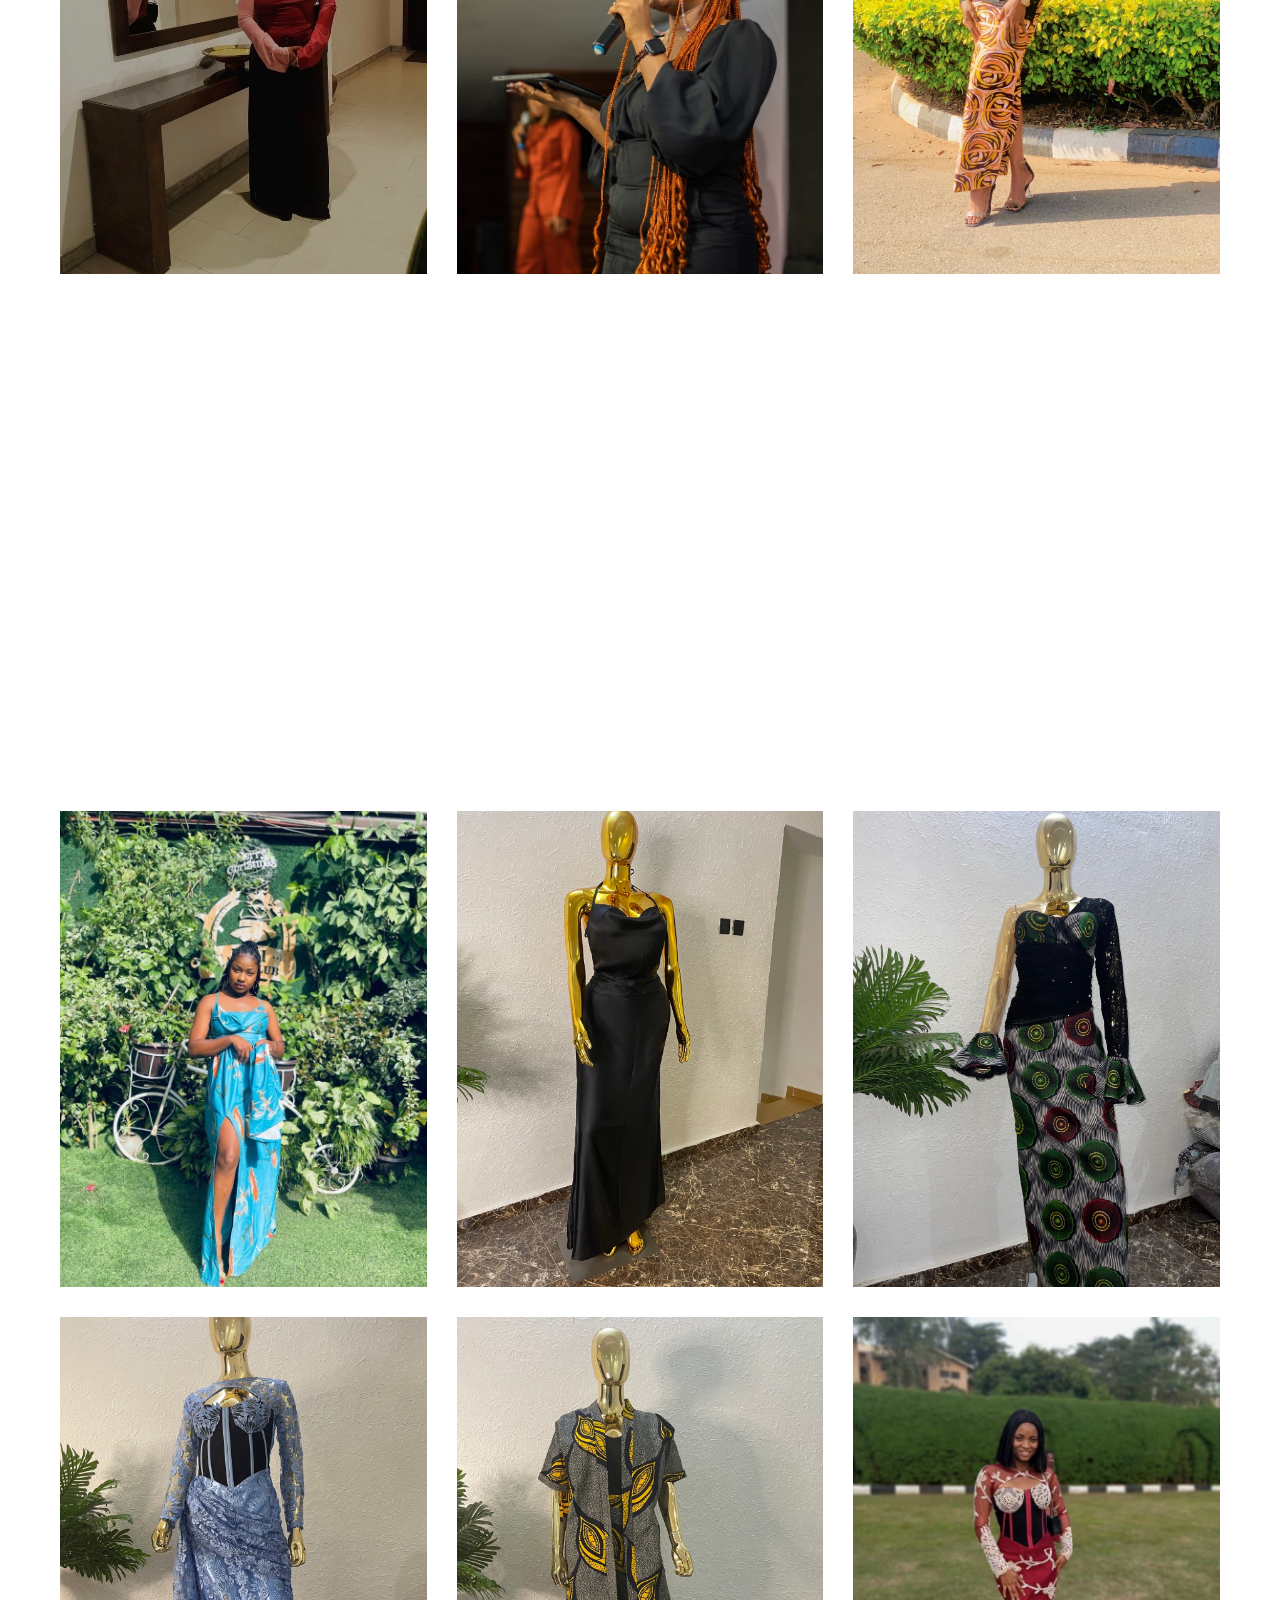
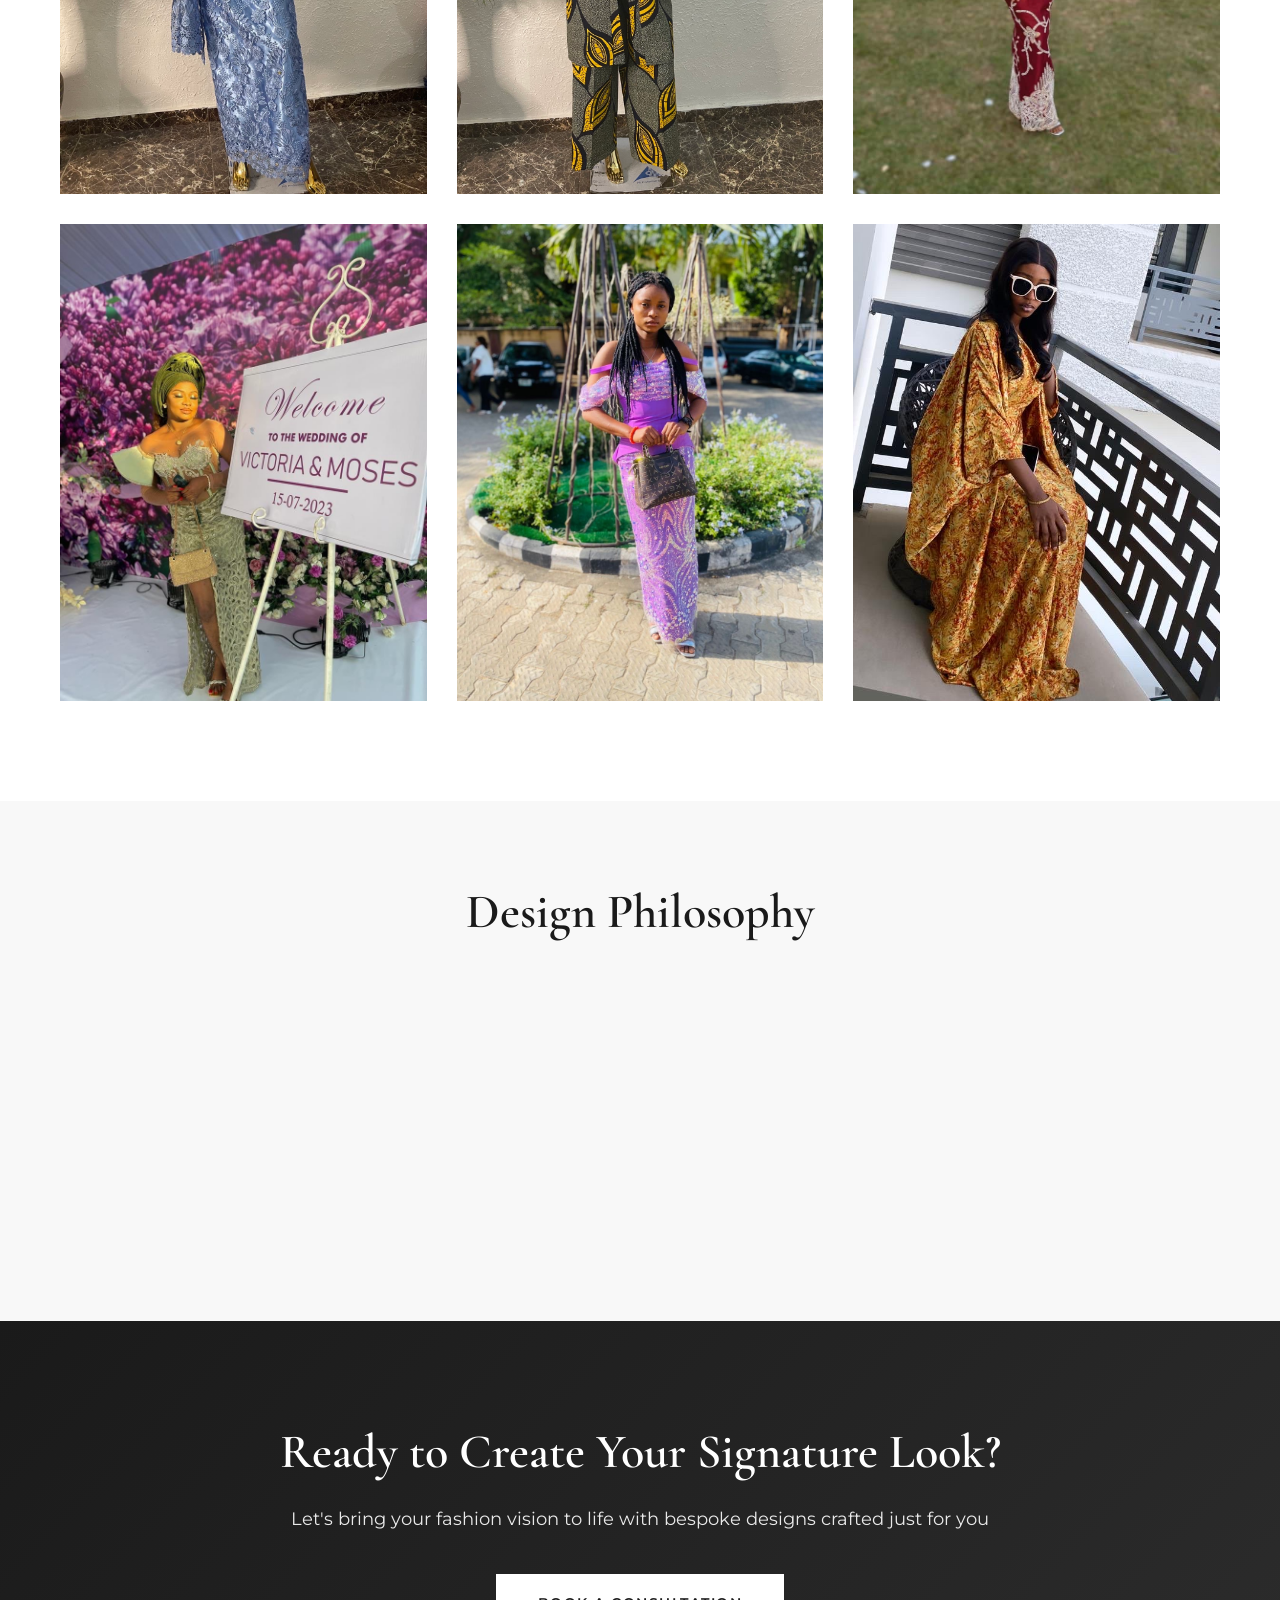
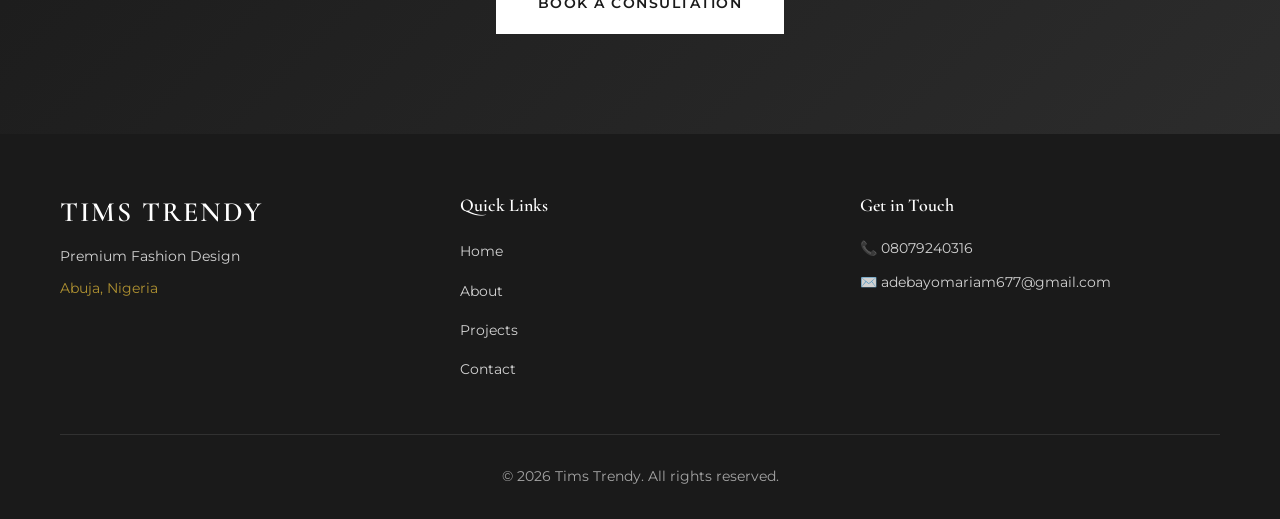
<file: projects.html>
<!DOCTYPE html>
<html lang="en">
<head>
    <meta charset="UTF-8">
    <meta name="viewport" content="width=device-width, initial-scale=1.0">
    <title>Projects - Tims Trendy</title>
    <link rel="preconnect" href="https://fonts.googleapis.com">
    <link rel="preconnect" href="https://fonts.gstatic.com" crossorigin>
    <link href="https://fonts.googleapis.com/css2?family=Cormorant+Garamond:wght@300;400;500;600;700&family=Montserrat:wght@300;400;500;600;700&display=swap" rel="stylesheet">
    <link rel="stylesheet" href="styles.css">
</head>
<body>
    <!-- Navigation -->
    <nav class="navbar">
        <div class="container nav-container">
            <div class="logo">
                <a href="index.html">TIMS TRENDY</a>
            </div>
            <button class="menu-toggle" id="menuToggle">
                <span></span>
                <span></span>
                <span></span>
            </button>
            <ul class="nav-menu" id="navMenu">
                <li><a href="index.html" class="nav-link">Home</a></li>
                <li><a href="about.html" class="nav-link">About</a></li>
                <li><a href="projects.html" class="nav-link active">Projects</a></li>
                <li><a href="contact.html" class="nav-link">Contact</a></li>
            </ul>
        </div>
    </nav>

    <!-- Page Header -->
    <section class="page-header">
        <div class="container">
            <h1 class="page-title">Our Collections</h1>
            <p class="page-subtitle">Timeless Designs That Tell Your Story</p>
        </div>
    </section>

    <!-- Projects Introduction -->
    <section class="projects-intro">
        <div class="container">
            <div class="intro-content">
                <h2>Where Craftsmanship Meets Elegance</h2>
                <p>Each collection is a celebration of individuality, confidence, and modern sophistication. From bespoke evening wear to contemporary casual elegance, every piece is meticulously crafted with precision, passion, and purpose.</p>
            </div>
        </div>
    </section>

    <!-- Projects Gallery -->
    <section class="projects-gallery">
        <div class="container">
            <div class="projects-grid">
                <!-- Floral Print Collection -->
                <div class="project-card">
                    <div class="project-image">
                        <img src="fashion website/IMG_7365.JPG" alt="Pink Floral Ensemble">
                        <div class="project-overlay">
                            <h6>Ankara gown with stylish blazer jacket</h6>
                        </div>
                    </div>
                </div>

                <!-- Green Geometric Kaftan -->
                <div class="project-card">
                    <div class="project-image">
                        <img src="fashion website/IMG_7373.JPG" alt="Green Geometric Kaftan">
                        <div class="project-overlay">
                            <h6>Ankara gown with stylish blazer jacket</h6>
                            
                        </div>
                    </div>
                </div>

                <!-- Blue Ankara Lace -->
                <div class="project-card">
                    <div class="project-image">
                        <img src="fashion website/IMG_7374.JPG" alt="Blue Ankara Design">
                        <div class="project-overlay">
                            <h6>Unique two piece Corset set with elegance lace overlay</h6>
                            
                        </div>
                    </div>
                </div>

                <!-- Blue & Green Lace -->
                <div class="project-card">
                    <div class="project-image">
                        <img src="fashion website/IMG_7378.JPG" alt="Blue Green Lace">
                        <div class="project-overlay">
                            <h6>Stunning blue and green Ankara gown with dramatic bell sleeves</h6>
                            
                        </div>
                    </div>
                </div>

                <!-- White Ruffle Design -->
                <div class="project-card">
                    <div class="project-image">
                        <img src="fashion website/IMG_7379.JPG" alt="White Ruffle Ensemble">
                        <div class="project-overlay">
                            <h6>Romantic White Ruffles</h6>
                            
                        </div>
                    </div>
                </div>

                <!-- Purple Power Suit -->
                <div class="project-card">
                    <div class="project-image">
                        <img src="fashion website/IMG_7381.JPG" alt="Purple Statement Suit">
                        <div class="project-overlay">
                            <h6>bold purple corset two pieces with structure design</h6>
                           
                        </div>
                    </div>
                </div>

                <!-- Cream & Brown -->
                <div class="project-card">
                    <div class="project-image">
                        <img src="fashion website/IMG_7383.JPG" alt="Cream Brown Ensemble">
                        <div class="project-overlay">
                            <h6>Luxurious black satin mini dress with black lace accents</h6>
                            
                        </div>
                    </div>
                </div>

                <!-- Black Satin Evening -->
                <div class="project-card">
                    <div class="project-image">
                        <img src="fashion website/IMG_7384.JPG" alt="Black Satin Evening">
                        <div class="project-overlay">
                            <h6>Cream & Chocolate Chic</h6>
                            
                        </div>
                    </div>
                </div>

                <!-- Studio Piece 1 -->
                <div class="project-card">
                    <div class="project-image">
                        <img src="fashion website/IMG_7385.JPG" alt="Studio Collection">
                        <div class="project-overlay">
                            <h6>Cream & Chocolate Chic</h6>
                            
                        </div>
                    </div>
                </div>

                <!-- Studio Piece 2 -->
                <div class="project-card">
                    <div class="project-image">
                        <img src="fashion website/IMG_7387.JPG" alt="Studio Design">
                        <div class="project-overlay">
                            <h6>Monochrome Statement</h6>
                            
                        </div>
                    </div>
                </div>

                <!-- Olive Green Gown -->
                <div class="project-card">
                    <div class="project-image">
                        <img src="fashion website/IMG_7390.JPG" alt="Olive Evening Gown">
                        <div class="project-overlay">
                            <h6>Lavender Dreams</h6>
                            
                        </div>
                    </div>
                </div>

                <!-- Green Lace Gown -->
                <div class="project-card">
                    <div class="project-image">
                        <img src="fashion website/IMG_7391.JPG" alt="Green Lace Evening">
                        <div class="project-overlay">
                            <h6>Green Lace Elegance</h6>
                            
                        </div>
                    </div>
                </div>

                <!-- Black & White -->
                <div class="project-card">
                    <div class="project-image">
                        <img src="fashion website/IMG_7392.JPG" alt="Monochrome Design">
                        <div class="project-overlay">
                            <h6>most elegant boubou dress</h6>
                            
                        </div>
                    </div>
                </div>

                <!-- Lavender Ball Gown -->
                <div class="project-card">
                    <div class="project-image">
                        <img src="fashion website/IMG_7394.JPG" alt="Lavender Ball Gown">
                        <div class="project-overlay">
                            <h6>Lavender Dreams</h6>
                            
                        </div>
                    </div>
                </div>

                <!-- Professional Portrait 1 -->
                <div class="project-card">
                    <div class="project-image">
                        <img src="fashion website/IMG_7406.JPG" alt="Purple Power Look">
                        <div class="project-overlay">
                            <h6>Executive Purple Suit</h6>
                            
                        </div>
                    </div>
                </div>

                <!-- Professional Portrait 2 -->
                <div class="project-card">
                    <div class="project-image">
                        <img src="fashion website/IMG_7416.JPG" alt="Yellow Statement Piece">
                        <div class="project-overlay">
                            <h6>Citrus Feather Accent</h6>
                            
                        </div>
                    </div>
                </div>

                <!-- Evening Glamour -->
                <div class="project-card">
                    <div class="project-image">
                        <img src="fashion website/IMG_7418.JPG" alt="Black Evening Gown">
                        <div class="project-overlay">
                            <h6>Crystal Evening Gown</h6>
                            
                        </div>
                    </div>
                </div>

                <!-- Red Glam -->
                <div class="project-card">
                    <div class="project-image">
                        <img src="fashion website/IMG_7422.JPG" alt="Red Sequin Dress">
                        <div class="project-overlay">
                            <h6>Red Carpet Glamour</h6>    
                        </div>
                    </div>
                </div>

                <!-- Copper Luxury -->
                <div class="project-card">
                    <div class="project-image">
                        <img src="fashion website/IMG_7423.JPG" alt="Copper Silk">
                        <div class="project-overlay">
                            <h6>Red Carpet Glamour</h6>   
                        </div>
                    </div>
                </div>

                <!-- Copper Luxury -->
                <div class="project-card">
                    <div class="project-image">
                        <img src="fashion website/IMG_7376.JPG" alt="Copper Silk">
                        <div class="project-overlay">
                            <h6>Unique two piece Corset set with elegance lace overlay</h6>  
                        </div>
                    </div>
                </div>

                <!-- Copper Luxury -->
                <div class="project-card">
                    <div class="project-image">
                        <img src="fashion website/IMG_7431.JPG" alt="Copper Silk">
                        <div class="project-overlay">
                            <h6></h6>                           
                        </div>
                    </div>
                </div>

                <!-- Copper Luxury -->
                <div class="project-card">
                    <div class="project-image">
                        <img src="fashion website/IMG_7415.JPG" alt="Copper Silk">
                        <div class="project-overlay">
                            <h6></h6>                            
                        </div>
                    </div>
                </div>

                <!-- Copper Luxury -->
                <div class="project-card">
                    <div class="project-image">
                        <img src="fashion website/IMG_7412.JPG" alt="Copper Silk">
                        <div class="project-overlay">
                            <h6></h6>
                        </div>
                    </div>
                </div>

                <!-- Copper Luxury -->
                <div class="project-card">
                    <div class="project-image">
                        <img src="fashion website/IMG_7398.JPG" alt="Copper Silk">
                        <div class="project-overlay">
                            <h6></h6>
                        </div>
                    </div>
                </div>

                <!-- Copper Luxury -->
                <div class="project-card">
                    <div class="project-image">
                        <img src="fashion website/IMG_7369.JPG" alt="Copper Silk">
                        <div class="project-overlay">
                            <h6></h6>   
                        </div>
                    </div>
                </div>

                <!-- Copper Luxury -->
                <div class="project-card">
                    <div class="project-image">
                        <img src="fashion website/IMG_8211.JPG" alt="Copper Silk">
                        <div class="project-overlay">
                            <h6></h6>   
                        </div>
                    </div>
                </div>

                <!-- Purple Professional Side View -->
                <div class="project-card">
                    <div class="project-image">
                        <img src="fashion website/IMG_7430.JPG" alt="Purple Suit Side">
                        <div class="project-overlay">
                            <h6>Purple Profile Perfection</h6>
                        </div>
                    </div>
                </div>

                <!-- Copper Luxury -->
                <div class="project-card">
                    <div class="project-image">
                        <img src="fashion website/IMG_8212.JPG" alt="Copper Silk">
                        <div class="project-overlay">
                            <h6></h6>   
                        </div>
                    </div>
                </div>

                <!-- Copper Luxury -->
                <div class="project-card">
                    <div class="project-image">
                        <img src="fashion website/IMG_8213.JPG" alt="Copper Silk">
                        <div class="project-overlay">
                            <h6></h6>   
                        </div>
                    </div>
                </div>

                <!-- Copper Luxury -->
                <div class="project-card">
                    <div class="project-image">
                        <img src="fashion website/IMG_8214.JPG" alt="Copper Silk">
                        <div class="project-overlay">
                            <h6></h6>   
                        </div>
                    </div>
                </div>

                <!-- Copper Luxury -->
                <div class="project-card">
                    <div class="project-image">
                        <img src="fashion website/IMG_8215.JPG" alt="Copper Silk">
                        <div class="project-overlay">
                            <h6></h6>   
                        </div>
                    </div>
                </div>

                <!-- Copper Luxury -->
                <div class="project-card">
                    <div class="project-image">
                        <img src="fashion website/IMG_8216.JPG" alt="Copper Silk">
                        <div class="project-overlay">
                            <h6></h6>   
                        </div>
                    </div>
                </div>

                <!-- Copper Luxury -->
                <div class="project-card">
                    <div class="project-image">
                        <img src="fashion website/IMG_8217.JPG" alt="Copper Silk">
                        <div class="project-overlay">
                            <h6></h6>   
                        </div>
                    </div>
                </div>

                <!-- Copper Luxury -->
                <div class="project-card">
                    <div class="project-image">
                        <img src="fashion website/IMG_8218.JPG" alt="Copper Silk">
                        <div class="project-overlay">
                            <h6></h6>   
                        </div>
                    </div>
                </div>

                <!-- Copper Luxury -->
                <div class="project-card">
                    <div class="project-image">
                        <img src="fashion website/IMG_8219.JPG" alt="Copper Silk">
                        <div class="project-overlay">
                            <h6></h6>   
                        </div>
                    </div>
                </div>

                <!-- Copper Luxury -->
                <div class="project-card">
                    <div class="project-image">
                        <img src="fashion website/IMG_8220.JPG" alt="Copper Silk">
                        <div class="project-overlay">
                            <h6></h6>   
                        </div>
                    </div>
                </div>

                <!-- Copper Luxury -->
                <div class="project-card">
                    <div class="project-image">
                        <img src="fashion website/IMG_8221.JPG" alt="Copper Silk">
                        <div class="project-overlay">
                            <h6></h6>   
                        </div>
                    </div>
                </div>

                <!-- Copper Luxury -->
                <div class="project-card">
                    <div class="project-image">
                        <img src="fashion website/IMG_8222.JPG" alt="Copper Silk">
                        <div class="project-overlay">
                            <h6></h6>   
                        </div>
                    </div>
                </div>

                <!-- Copper Luxury -->
                <div class="project-card">
                    <div class="project-image">
                        <img src="fashion website/IMG_8223.JPG" alt="Copper Silk">
                        <div class="project-overlay">
                            <h6></h6>   
                        </div>
                    </div>
                </div>

                <!-- Copper Luxury -->
                <div class="project-card">
                    <div class="project-image">
                        <img src="fashion website/IMG_8224.JPG" alt="Copper Silk">
                        <div class="project-overlay">
                            <h6></h6>   
                        </div>
                    </div>
                </div>

                <!-- Copper Luxury -->
                <div class="project-card">
                    <div class="project-image">
                        <img src="fashion website/IMG_8225.JPG" alt="Copper Silk">
                        <div class="project-overlay">
                            <h6></h6>   
                        </div>
                    </div>
                </div>

                <!-- Copper Luxury -->
                <div class="project-card">
                    <div class="project-image">
                        <img src="fashion website/IMG_8226.JPG" alt="Copper Silk">
                        <div class="project-overlay">
                            <h6></h6>   
                        </div>
                    </div>
                </div>

                <!-- Copper Luxury -->
                <div class="project-card">
                    <div class="project-image">
                        <img src="fashion website/IMG_8227.JPG" alt="Copper Silk">
                        <div class="project-overlay">
                            <h6></h6>   
                        </div>
                    </div>
                </div>

                <!-- Copper Luxury -->
                <div class="project-card">
                    <div class="project-image">
                        <img src="fashion website/IMG_8228.JPG" alt="Copper Silk">
                        <div class="project-overlay">
                            <h6></h6>   
                        </div>
                    </div>
                </div>

                <!-- Copper Luxury -->
                <div class="project-card">
                    <div class="project-image">
                        <img src="fashion website/IMG_8229.JPG" alt="Copper Silk">
                        <div class="project-overlay">
                            <h6></h6>   
                        </div>
                    </div>
                </div>

                <!-- Copper Luxury -->
                <div class="project-card">
                    <div class="project-image">
                        <img src="fashion website/IMG_8230.JPG" alt="Copper Silk">
                        <div class="project-overlay">
                            <h6></h6>   
                        </div>
                    </div>
                </div>

                <!-- Copper Luxury -->
                <div class="project-card">
                    <div class="project-image">
                        <img src="fashion website/IMG_8231.JPG" alt="Copper Silk">
                        <div class="project-overlay">
                            <h6></h6>   
                        </div>
                    </div>
                </div>

                <!-- Copper Luxury -->
                <div class="project-card">
                    <div class="project-image">
                        <img src="fashion website/IMG_8232.JPG" alt="Copper Silk">
                        <div class="project-overlay">
                            <h6></h6>   
                        </div>
                    </div>
                </div>

                <!-- Copper Luxury -->
                <div class="project-card">
                    <div class="project-image">
                        <img src="fashion website/IMG_8233.JPG" alt="Copper Silk">
                        <div class="project-overlay">
                            <h6></h6>   
                        </div>
                    </div>
                </div>

                <!-- Copper Luxury -->
                <div class="project-card">
                    <div class="project-image">
                        <img src="fashion website/IMG_8234.JPG" alt="Copper Silk">
                        <div class="project-overlay">
                            <h6></h6>   
                        </div>
                    </div>
                </div>

                <!-- Copper Luxury -->
                <div class="project-card">
                    <div class="project-image">
                        <img src="fashion website/IMG_8235.JPG" alt="Copper Silk">
                        <div class="project-overlay">
                            <h6></h6>   
                        </div>
                    </div>
                </div>

                <!-- Copper Luxury -->
                <div class="project-card">
                    <div class="project-image">
                        <img src="fashion website/IMG_8236.JPG" alt="Copper Silk">
                        <div class="project-overlay">
                            <h6></h6>   
                        </div>
                    </div>
                </div>

                <!-- Copper Luxury -->
                <div class="project-card">
                    <div class="project-image">
                        <img src="fashion website/IMG_8237.JPG" alt="Copper Silk">
                        <div class="project-overlay">
                            <h6></h6>   
                        </div>
                    </div>
                </div>

                <!-- Copper Luxury -->
                <div class="project-card">
                    <div class="project-image">
                        <img src="fashion website/IMG_8238.JPG" alt="Copper Silk">
                        <div class="project-overlay">
                            <h6></h6>   
                        </div>
                    </div>
                </div>

                <!-- Copper Luxury -->
                <div class="project-card">
                    <div class="project-image">
                        <img src="fashion website/IMG_8239.JPG" alt="Copper Silk">
                        <div class="project-overlay">
                            <h6></h6>   
                        </div>
                    </div>
                </div>

                <!-- Copper Luxury -->
                <div class="project-card">
                    <div class="project-image">
                        <img src="fashion website/IMG_8240.JPG" alt="Copper Silk">
                        <div class="project-overlay">
                            <h6></h6>   
                        </div>
                    </div>
                </div>

                <!-- Copper Luxury -->
                <div class="project-card">
                    <div class="project-image">
                        <img src="fashion website/IMG_8241.JPG" alt="Copper Silk">
                        <div class="project-overlay">
                            <h6></h6>   
                        </div>
                    </div>
                </div>

                <!-- Copper Luxury -->
                <div class="project-card">
                    <div class="project-image">
                        <img src="fashion website/IMG_8242.JPG" alt="Copper Silk">
                        <div class="project-overlay">
                            <h6></h6>   
                        </div>
                    </div>
                </div>

                <!-- Copper Luxury -->
                <div class="project-card">
                    <div class="project-image">
                        <img src="fashion website/IMG_8243.JPG" alt="Copper Silk">
                        <div class="project-overlay">
                            <h6></h6>   
                        </div>
                    </div>
                </div>

                <!-- Copper Luxury -->
                <div class="project-card">
                    <div class="project-image">
                        <img src="fashion website/IMG_8244.JPG" alt="Copper Silk">
                        <div class="project-overlay">
                            <h6></h6>   
                        </div>
                    </div>
                </div>

                <!-- Copper Luxury -->
                <div class="project-card">
                    <div class="project-image">
                        <img src="fashion website/IMG_8245.JPG" alt="Copper Silk">
                        <div class="project-overlay">
                            <h6></h6>   
                        </div>
                    </div>
                </div>

                <!-- Copper Luxury -->
                <div class="project-card">
                    <div class="project-image">
                        <img src="fashion website/IMG_8246.JPG" alt="Copper Silk">
                        <div class="project-overlay">
                            <h6></h6>   
                        </div>
                    </div>
                </div>

                <!-- Copper Luxury -->
                <div class="project-card">
                    <div class="project-image">
                        <img src="fashion website/IMG_8247.JPG" alt="Copper Silk">
                        <div class="project-overlay">
                            <h6></h6>   
                        </div>
                    </div>
                </div>

                <!-- Copper Luxury -->
                <div class="project-card">
                    <div class="project-image">
                        <img src="fashion website/IMG_8248.JPG" alt="Copper Silk">
                        <div class="project-overlay">
                            <h6></h6>   
                        </div>
                    </div>
                </div>

                <!-- Copper Luxury -->
                <div class="project-card">
                    <div class="project-image">
                        <img src="fashion website/IMG_8249.JPG" alt="Copper Silk">
                        <div class="project-overlay">
                            <h6></h6>   
                        </div>
                    </div>
                </div>

                <!-- Copper Luxury -->
                <div class="project-card">
                    <div class="project-image">
                        <img src="fashion website/IMG_8250.JPG" alt="Copper Silk">
                        <div class="project-overlay">
                            <h6></h6>   
                        </div>
                    </div>
                </div>






            </div>
        </div>
    </section>

<div id="imageModal" class="image-modal">
    <span class="close">&times;</span>
    <span class="nav prev">&#10094;</span>
    <span class="nav next">&#10095;</span>

    <img id="modalImg" class="modal-content">
</div>

    <!-- Design Philosophy -->
    <section class="design-philosophy">
        <div class="container">
            <div class="philosophy-content">
                <h2>Design Philosophy</h2>
                <div class="philosophy-grid">
                    <div class="philosophy-item">
                        <h3>Cultural Inspiration</h3>
                        <p>Drawing from rich Nigerian heritage while embracing global contemporary trends</p>
                    </div>
                    <div class="philosophy-item">
                        <h3>Precision Craftsmanship</h3>
                        <p>Every stitch, every detail meticulously executed to perfection</p>
                    </div>
                    <div class="philosophy-item">
                        <h3>Individual Expression</h3>
                        <p>Designs that celebrate your unique personality and confidence</p>
                    </div>
                    <div class="philosophy-item">
                        <h3>Timeless Elegance</h3>
                        <p>Creating pieces that transcend trends and remain forever stylish</p>
                    </div>
                </div>
            </div>
        </div>
    </section>

    <!-- CTA Section -->
    <section class="cta-section">
        <div class="container">
            <div class="cta-content">
                <h2>Ready to Create Your Signature Look?</h2>
                <p>Let's bring your fashion vision to life with bespoke designs crafted just for you</p>
                <a href="contact.html" class="btn btn-light">Book a Consultation</a>
            </div>
        </div>
    </section>

    <!-- Footer -->
    <footer class="footer">
        <div class="container">
            <div class="footer-content">
                <div class="footer-brand">
                    <h3>TIMS TRENDY</h3>
                    <p>Premium Fashion Design</p>
                    <p class="footer-location">Abuja, Nigeria</p>
                </div>
                <div class="footer-links">
                    <h4>Quick Links</h4>
                    <ul>
                        <li><a href="index.html">Home</a></li>
                        <li><a href="about.html">About</a></li>
                        <li><a href="projects.html">Projects</a></li>
                        <li><a href="contact.html">Contact</a></li>
                    </ul>
                </div>
                <div class="footer-contact">
                    <h4>Get in Touch</h4>
                    <p>📞 08079240316</p>
                    <p>✉️ adebayomariam677@gmail.com</p>
                </div>
            </div>
            <div class="footer-bottom">
                <p>&copy; 2026 Tims Trendy. All rights reserved.</p>
            </div>
        </div>
    </footer>

    <script src="script.js"></script>

</body>
</html>
</file>
<file: styles.css>
#heroImg {
    opacity: 1;
    transition: opacity 1.2s cubic-bezier(0.4, 0, 0.2, 1);
    will-change: opacity;
}



.image-modal {
    display: none;
    position: fixed;
    z-index: 999;
    padding-top: 40px;
    left: 0;
    top: 0;
    width: 100%;
    height: 100%;
    background-color: rgba(0,0,0,0.95);  
}

.modal-content {
    margin: auto;
    display: block;
    max-width: 90%;
    max-height: 85%;
    border-radius: 10px;
    transition: 0.3s ease;
}

/* Close button */
.close {
    position: absolute;
    top: 20px;
    right: 30px;
    color: white;
    font-size: 35px;
    cursor: pointer;
}

/* Arrows */
.nav {
    position: absolute;
    top: 50%;
    transform: translateY(-50%);
    color: white;
    font-size: 50px;
    cursor: pointer;
    padding: 10px;
    user-select: none;
}

.prev { left: 20px; }
.next { right: 20px; }

/* Mobile: make arrows smaller */
@media (max-width: 768px) {
    .nav {
        font-size: 35px;
    }
}









/* ===================================
   GLOBAL STYLES & RESET
   =================================== */
* {
    margin: 0;
    padding: 0;
    box-sizing: border-box;
}

:root {
    --primary-color: #1a1a1a;
    --secondary-color: #d4af37;
    --accent-color: #c9a961;
    --text-dark: #2c2c2c;
    --text-light: #666666;
    --bg-light: #f8f8f8;
    --bg-white: #ffffff;
    --transition: all 0.3s ease;
    
    --font-heading: 'Cormorant Garamond', serif;
    --font-body: 'Montserrat', sans-serif;
}

html {
    scroll-behavior: smooth;
}

body {
    font-family: var(--font-body);
    color: var(--text-dark);
    line-height: 1.7;
    font-size: 16px;
    overflow-x: hidden;
}

h1, h2, h3, h4, h5, h6 {
    font-family: var(--font-heading);
    font-weight: 600;
    line-height: 1.3;
    color: #EDE3C7;
}

a {
    text-decoration: none;
    color: inherit;
    transition: var(--transition);
}

img {
    max-width: 100%;
    height: auto;
    display: block;
}

.container {
    max-width: 1200px;
    margin: 0 auto;
    padding: 0 20px;
}

/* ===================================
   NAVIGATION
   =================================== */
.navbar {
    position: fixed;
    top: 0;
    left: 0;
    width: 100%;
    background: rgba(255, 255, 255, 0.98);
    backdrop-filter: blur(10px);
    box-shadow: 0 2px 20px rgba(0, 0, 0, 0.08);
    z-index: 1000;
    padding: 20px 0;
}

.nav-container {
    display: flex;
    justify-content: space-between;
    align-items: center;
}

.logo a {
    font-family: var(--font-heading);
    font-size: 28px;
    font-weight: 700;
    letter-spacing: 2px;
    color: var(--primary-color);
}

.nav-menu {
    display: flex;
    list-style: none;
    gap: 40px;
}

.nav-link {
    font-family: var(--font-body);
    font-size: 14px;
    font-weight: 500;
    letter-spacing: 1px;
    text-transform: uppercase;
    color: var(--text-dark);
    position: relative;
    padding: 5px 0;
}

.nav-link::after {
    content: '';
    position: absolute;
    bottom: 0;
    left: 0;
    width: 0;
    height: 2px;
    background: var(--secondary-color);
    transition: var(--transition);
}

.nav-link:hover::after,
.nav-link.active::after {
    width: 100%;
}

.menu-toggle {
    display: none;
    flex-direction: column;
    gap: 5px;
    background: none;
    border: none;
    cursor: pointer;
}

.menu-toggle span {
    width: 25px;
    height: 2px;
    background: var(--primary-color);
    transition: var(--transition);
}

/* ===================================
   HERO SECTION
   =================================== */
.hero {
    position: relative;
    height: 100vh;
    min-height: 600px;
    display: flex;
    align-items: center;
    background: var(--primary-color);
    overflow: hidden;
}

.hero-overlay {
    position: absolute;
    top: 0;
    left: 0;
    width: 100%;
    height: 100%;
    background: linear-gradient(135deg, rgba(186, 171, 56, 0.7) 0%, rgba(224, 222, 61, 0.3) 100%);
    z-index: 2;
}

.hero-image {
    position: absolute;
    top: 0;
    left: 0;
    width: 100%;
    height: 100%;
    overflow: hidden;
}

.hero-image img {
    width: 100%;
    height: 100%;
    object-fit: cover;
    object-position: center;
}

.hero-content {
    position: relative;
    z-index: 3;
    width: 100%;
    margin-top: 80px;
}

.hero-text {
    max-width: 800px;
    margin: 0 auto;
    padding: 0 20px;
    text-align: center;
    color: white;
}

.hero-subtitle {
    display: block;
    font-size: 18px;
    font-weight: 700;
    letter-spacing: 3px;
    text-transform: uppercase;
    margin-bottom: 20px;
    color: #EDE3C7;
}

.hero-title {
    font-size: 80px;
    font-weight: 700;
    margin-bottom: 30px;
    line-height: 1.1;
}

.hero-description {
    font-size: 20px;
    font-weight: 300;
    margin-bottom: 50px;
    letter-spacing: 1px;
    opacity: 0.95;
}

.hero-buttons {
    display: flex;
    gap: 20px;
    justify-content: center;
    flex-wrap: wrap;
}

/* ===================================
   BUTTONS
   =================================== */
.btn {
    display: inline-block;
    padding: 16px 40px;
    font-family: var(--font-body);
    font-size: 14px;
    font-weight: 600;
    letter-spacing: 1.5px;
    text-transform: uppercase;
    border: 2px solid transparent;
    cursor: pointer;
    transition: var(--transition);
}

.btn-primary {
    background: var(--secondary-color);
    color: white;
    border-color: var(--secondary-color);
}

.btn-primary:hover {
    background: transparent;
    border-color: var(--secondary-color);
    color: var(--secondary-color);
}

.btn-secondary {
    background: transparent;
    color: white;
    border-color: white;
}

.btn-secondary:hover {
    background: white;
    color: var(--primary-color);
}

.btn-light {
    background: white;
    color: var(--primary-color);
    border-color: white;
}

.btn-light:hover {
    background: transparent;
    border-color: white;
    color: white;
}

.btn-full {
    width: 100%;
}

/* ===================================
   FEATURES SECTION
   =================================== */
.features {
    padding: 100px 0;
    background: var(--bg-white);
}

.features-grid {
    display: grid;
    grid-template-columns: repeat(auto-fit, minmax(250px, 1fr));
    gap: 40px;
}

.feature-card {
    text-align: center;
    padding: 40px 30px;
    background: var(--bg-light);
    transition: var(--transition);
}

.feature-card:hover {
    transform: translateY(-10px);
    box-shadow: 0 10px 30px rgba(0, 0, 0, 0.1);
}

.feature-icon {
    font-size: 48px;
    margin-bottom: 20px;
}

.feature-card h3 {
    font-size: 24px;
    margin-bottom: 15px;
    color: var(--primary-color);
}

.feature-card p {
    font-size: 15px;
    color: var(--text-light);
    line-height: 1.8;
}

/* ===================================
   CTA SECTION
   =================================== */
.cta-section {
    padding: 100px 0;
    background: linear-gradient(135deg, var(--primary-color) 0%, #2c2c2c 100%);
    text-align: center;
    color: white;
}

.cta-content h2 {
    font-size: 48px;
    margin-bottom: 20px;
    color: white;
}

.cta-content p {
    font-size: 18px;
    margin-bottom: 40px;
    opacity: 0.9;
}

/* ===================================
   PAGE HEADER
   =================================== */
.page-header {
    padding: 150px 0 80px;
    text-align: center;
    background: linear-gradient(135deg, var(--bg-light) 0%, white 100%);
    margin-top: 70px;
}

.page-title {
    font-size: 60px;
    margin-bottom: 20px;
    color: var(--primary-color);
}

.page-subtitle {
    font-size: 20px;
    color: var(--text-light);
    font-weight: 300;
    letter-spacing: 1px;
}

/* ===================================
   ABOUT PAGE
   =================================== */
.about-content {
    padding: 80px 0;
}

.about-grid {
    display: grid;
    grid-template-columns: 1fr 1fr;
    gap: 60px;
    align-items: center;
}

.about-image {
    position: relative;
    overflow: hidden;
    border-radius: 2px;
    box-shadow: 0 20px 60px rgba(0, 0, 0, 0.15);
}

.about-image img {
    width: 100%;
    height: 100%;
    object-fit: cover;
    transition: var(--transition);
}

.about-image:hover img {
    transform: scale(1.05);
}

.about-image-overlay {
    position: absolute;
    bottom: 0;
    left: 0;
    right: 0;
    background: linear-gradient(to top, rgba(0,0,0,0.8), transparent);
    padding: 30px;
    color: white;
}

.designer-name {
    font-family: var(--font-heading);
    font-size: 28px;
    font-weight: 600;
    margin-bottom: 5px;
}

.designer-title {
    font-size: 14px;
    letter-spacing: 2px;
    text-transform: uppercase;
    color: var(--secondary-color);
}

.about-heading {
    font-size: 42px;
    margin-bottom: 30px;
    color: var(--primary-color);
}

.about-story p {
    font-size: 16px;
    line-height: 1.9;
    color: var(--text-dark);
    margin-bottom: 20px;
}

.about-story p strong {
    color: var(--primary-color);
    font-weight: 600;
}

/* ===================================
   VALUES SECTION
   =================================== */
.values-section {
    padding: 80px 0;
    background: var(--bg-light);
}

.section-title {
    font-size: 48px;
    text-align: center;
    margin-bottom: 60px;
    color: var(--primary-color);
}

.values-grid {
    display: grid;
    grid-template-columns: repeat(auto-fit, minmax(250px, 1fr));
    gap: 40px;
}

.value-card {
    text-align: center;
    padding: 40px 30px;
    background: white;
    border: 1px solid #e0e0e0;
    transition: var(--transition);
}

.value-card:hover {
    transform: translateY(-5px);
    box-shadow: 0 10px 30px rgba(0, 0, 0, 0.1);
    border-color: var(--secondary-color);
}

.value-icon {
    font-size: 48px;
    margin-bottom: 20px;
}

.value-card h3 {
    font-size: 24px;
    margin-bottom: 15px;
    color: var(--primary-color);
}

.value-card p {
    font-size: 15px;
    color: var(--text-light);
    line-height: 1.8;
}

/* ===================================
   PROJECTS PAGE
   =================================== */
.projects-intro {
    padding: 60px 0;
    text-align: center;
}

.intro-content h2 {
    font-size: 42px;
    margin-bottom: 20px;
    color: var(--primary-color);
}

.intro-content p {
    font-size: 18px;
    max-width: 800px;
    margin: 0 auto;
    color: var(--text-light);
    line-height: 1.8;
}

.projects-gallery {
    padding: 60px 0 100px;
}

.gallery-placeholder {
    background: var(--bg-light);
    padding: 100px 40px;
    text-align: center;
    border: 2px dashed #d0d0d0;
}

.placeholder-icon {
    font-size: 80px;
    margin-bottom: 30px;
    opacity: 0.6;
}

.gallery-placeholder h3 {
    font-size: 36px;
    margin-bottom: 20px;
    color: var(--primary-color);
}

.gallery-placeholder p {
    font-size: 18px;
    color: var(--text-light);
    max-width: 600px;
    margin: 0 auto 40px;
}

.placeholder-features {
    display: grid;
    grid-template-columns: repeat(auto-fit, minmax(250px, 1fr));
    gap: 20px;
    max-width: 800px;
    margin: 0 auto;
    text-align: left;
}

.placeholder-feature {
    display: flex;
    align-items: center;
    gap: 15px;
    padding: 20px;
    background: white;
    border-left: 3px solid var(--secondary-color);
}

.feature-check {
    font-size: 24px;
    color: var(--secondary-color);
}

/* Projects grid for when images are added */
.projects-grid {
    display: grid;
    grid-template-columns: repeat(auto-fill, minmax(350px, 1fr));
    gap: 30px;
}

.project-card {
    position: relative;
    overflow: hidden;
    cursor: pointer;
    background: var(--bg-light);
}

.project-image {
    position: relative;
    overflow: hidden;
    padding-bottom: 130%;
}

.project-image img {
    position: absolute;
    top: 0;
    left: 0;
    width: 100%;
    height: 100%;
    object-fit: cover;
    transition: var(--transition);
    cursor: pointer;
    transition: transform 0.3s ease;
}

.project-image img:hover {
    transform: scale(1.05);
}

.project-card:hover .project-image img {
    transform: scale(1.1);
}

.project-overlay {
    position: absolute;
    bottom: 0;
    left: 0;
    right: 0;
    background: linear-gradient(to top, rgba(0,0,0,0.9), transparent);
    color: white;
    padding: 30px;
    transform: translateY(100%);
    transition: var(--transition);
}

.project-card:hover .project-overlay {
    transform: translateY(0);
}

.project-overlay h3 {
    font-size: 24px;
    margin-bottom: 10px;
    color: white;
}

.project-overlay p {
    font-size: 14px;
    opacity: 0.9;
}

/* ===================================
   DESIGN PHILOSOPHY
   =================================== */
.design-philosophy {
    padding: 80px 0;
    background: var(--bg-light);
}

.philosophy-content h2 {
    font-size: 48px;
    text-align: center;
    margin-bottom: 60px;
    color: var(--primary-color);
}

.philosophy-grid {
    display: grid;
    grid-template-columns: repeat(auto-fit, minmax(250px, 1fr));
    gap: 40px;
}

.philosophy-item {
    padding: 40px 30px;
    background: white;
    border-left: 4px solid var(--secondary-color);
    transition: var(--transition);
}

.philosophy-item:hover {
    transform: translateX(10px);
    box-shadow: 0 10px 30px rgba(0, 0, 0, 0.1);
}

.philosophy-item h3 {
    font-size: 24px;
    margin-bottom: 15px;
    color: var(--primary-color);
}

.philosophy-item p {
    font-size: 15px;
    color: var(--text-light);
    line-height: 1.8;
}

/* ===================================
   CONTACT PAGE
   =================================== */
.contact-section {
    padding: 80px 0;
}

.contact-grid {
    display: grid;
    grid-template-columns: 1fr 1fr;
    gap: 60px;
}

.contact-info h2 {
    font-size: 42px;
    margin-bottom: 20px;
    color: var(--primary-color);
}

.contact-intro {
    font-size: 16px;
    color: var(--text-light);
    margin-bottom: 40px;
    line-height: 1.8;
}

.contact-details {
    margin-bottom: 50px;
}

.contact-item {
    display: flex;
    gap: 20px;
    margin-bottom: 30px;
    padding: 25px;
    background: var(--bg-light);
    transition: var(--transition);
}

.contact-item:hover {
    background: white;
    box-shadow: 0 5px 20px rgba(0, 0, 0, 0.08);
}

.contact-icon {
    font-size: 32px;
    color: var(--secondary-color);
}

.contact-text h3 {
    font-size: 18px;
    margin-bottom: 8px;
    color: var(--primary-color);
}

.contact-text p,
.contact-text a {
    font-size: 15px;
    color: var(--text-light);
    line-height: 1.6;
}

.contact-text a:hover {
    color: var(--secondary-color);
}

.contact-cta {
    padding: 30px;
    background: linear-gradient(135deg, var(--primary-color) 0%, #2c2c2c 100%);
    color: white;
}

.contact-cta h3 {
    font-size: 24px;
    margin-bottom: 20px;
    color: white;
}

.contact-benefits {
    list-style: none;
}

.contact-benefits li {
    font-size: 15px;
    margin-bottom: 12px;
    padding-left: 25px;
    position: relative;
}

/* ===================================
   CONTACT FORM
   =================================== */
.contact-form-container {
    background: var(--bg-light);
    padding: 50px 40px;
}

.contact-form h2 {
    font-size: 36px;
    margin-bottom: 15px;
    color: var(--primary-color);
}

.form-intro {
    font-size: 15px;
    color: var(--text-light);
    margin-bottom: 30px;
}

.form-group {
    margin-bottom: 25px;
}

.form-group label {
    display: block;
    font-size: 14px;
    font-weight: 600;
    margin-bottom: 8px;
    color: var(--text-dark);
    letter-spacing: 0.5px;
}

.form-group input,
.form-group select,
.form-group textarea {
    width: 100%;
    padding: 15px;
    border: 2px solid #e0e0e0;
    background: white;
    font-family: var(--font-body);
    font-size: 15px;
    color: var(--text-dark);
    transition: var(--transition);
}

.form-group input:focus,
.form-group select:focus,
.form-group textarea:focus {
    outline: none;
    border-color: var(--secondary-color);
}

.form-group textarea {
    resize: vertical;
    min-height: 120px;
}

.form-success {
    text-align: center;
    padding: 60px 40px;
    background: var(--bg-light);
}

.success-icon {
    width: 80px;
    height: 80px;
    background: var(--secondary-color);
    color: white;
    font-size: 48px;
    border-radius: 50%;
    display: flex;
    align-items: center;
    justify-content: center;
    margin: 0 auto 30px;
}

.form-success h3 {
    font-size: 28px;
    margin-bottom: 15px;
    color: var(--primary-color);
}

.form-success p {
    font-size: 16px;
    color: var(--text-light);
}

/* ===================================
   MAP SECTION
   =================================== */
.map-section {
    padding: 80px 0;
    background: var(--bg-light);
}

.map-placeholder {
    text-align: center;
    padding: 80px 40px;
    background: white;
    border: 2px dashed #d0d0d0;
}

.map-icon {
    font-size: 60px;
    margin-bottom: 20px;
    color: var(--secondary-color);
}

.map-placeholder h3 {
    font-size: 28px;
    margin-bottom: 10px;
    color: var(--primary-color);
}

.map-placeholder p {
    font-size: 16px;
    color: var(--text-light);
}

/* ===================================
   FOOTER
   =================================== */
.footer {
    background: var(--primary-color);
    color: white;
    padding: 60px 0 30px;
}

.footer-content {
    display: grid;
    grid-template-columns: repeat(auto-fit, minmax(250px, 1fr));
    gap: 40px;
    margin-bottom: 40px;
}

.footer-brand h3 {
    font-size: 28px;
    margin-bottom: 15px;
    color: white;
    letter-spacing: 2px;
}

.footer-brand p {
    font-size: 14px;
    opacity: 0.8;
    margin-bottom: 8px;
}

.footer-location {
    color: var(--secondary-color);
}

.footer-links h4,
.footer-contact h4 {
    font-size: 18px;
    margin-bottom: 20px;
    color: white;
}

.footer-links ul {
    list-style: none;
}

.footer-links li {
    margin-bottom: 12px;
}

.footer-links a {
    font-size: 14px;
    opacity: 0.8;
    transition: var(--transition);
}

.footer-links a:hover {
    opacity: 1;
    color: var(--secondary-color);
}

.footer-contact p {
    font-size: 14px;
    margin-bottom: 10px;
    opacity: 0.8;
}

.footer-bottom {
    text-align: center;
    padding-top: 30px;
    border-top: 1px solid rgba(255, 255, 255, 0.1);
}

.footer-bottom p {
    font-size: 14px;
    opacity: 0.6;
}

/* ===================================
   RESPONSIVE DESIGN
   =================================== */

/* Tablet */
@media (max-width: 968px) {
    .hero-title {
        font-size: 60px;
    }
    
    .about-grid,
    .contact-grid {
        grid-template-columns: 1fr;
        gap: 40px;
    }
    
    .page-title {
        font-size: 48px;
    }
    
    .about-heading,
    .intro-content h2 {
        font-size: 36px;
    }
}

/* Mobile */
@media (max-width: 768px) {
    .nav-menu {
        position: fixed;
        top: 70px;
        left: -100%;
        width: 100%;
        height: calc(100vh - 70px);
        background: white;
        flex-direction: column;
        padding: 40px 20px;
        gap: 20px;
        transition: var(--transition);
        box-shadow: 0 5px 20px rgba(0, 0, 0, 0.1);
    }
    
    .nav-menu.active {
        left: 0;
    }
    
    .menu-toggle {
        display: flex;
    }
    
    .menu-toggle.active span:nth-child(1) {
        transform: rotate(45deg) translate(7px, 7px);
    }
    
    .menu-toggle.active span:nth-child(2) {
        opacity: 0;
    }
    
    .menu-toggle.active span:nth-child(3) {
        transform: rotate(-45deg) translate(7px, -7px);
    }
    
    .hero-title {
        font-size: 48px;
    }
    
    .hero-description {
        font-size: 18px;
    }
    
    .hero-buttons {
        flex-direction: column;
        gap: 15px;
    }
    
    .btn {
        width: 100%;
        text-align: center;
    }
    
    .features-grid,
    .values-grid,
    .philosophy-grid {
        grid-template-columns: 1fr;
    }
    
    .page-title {
        font-size: 36px;
    }
    
    .page-subtitle {
        font-size: 16px;
    }
    
    .about-heading,
    .intro-content h2,
    .contact-info h2 {
        font-size: 32px;
    }
    
    .section-title,
    .cta-content h2 {
        font-size: 36px;
    }
    
    .projects-grid {
        grid-template-columns: repeat(3, 1fr);
    }
    
    .contact-form-container {
        padding: 40px 30px;
    }
}

@media (max-width: 480px) {
    .hero-title {
        font-size: 36px;
    }
    
    .logo a {
        font-size: 24px;
    }
    
    .page-title {
        font-size: 32px;
    }
    
    .section-title {
        font-size: 32px;
    }
    
    .feature-card,
    .value-card,
    .philosophy-item {
        padding: 30px 20px;
    }
}
</file>
